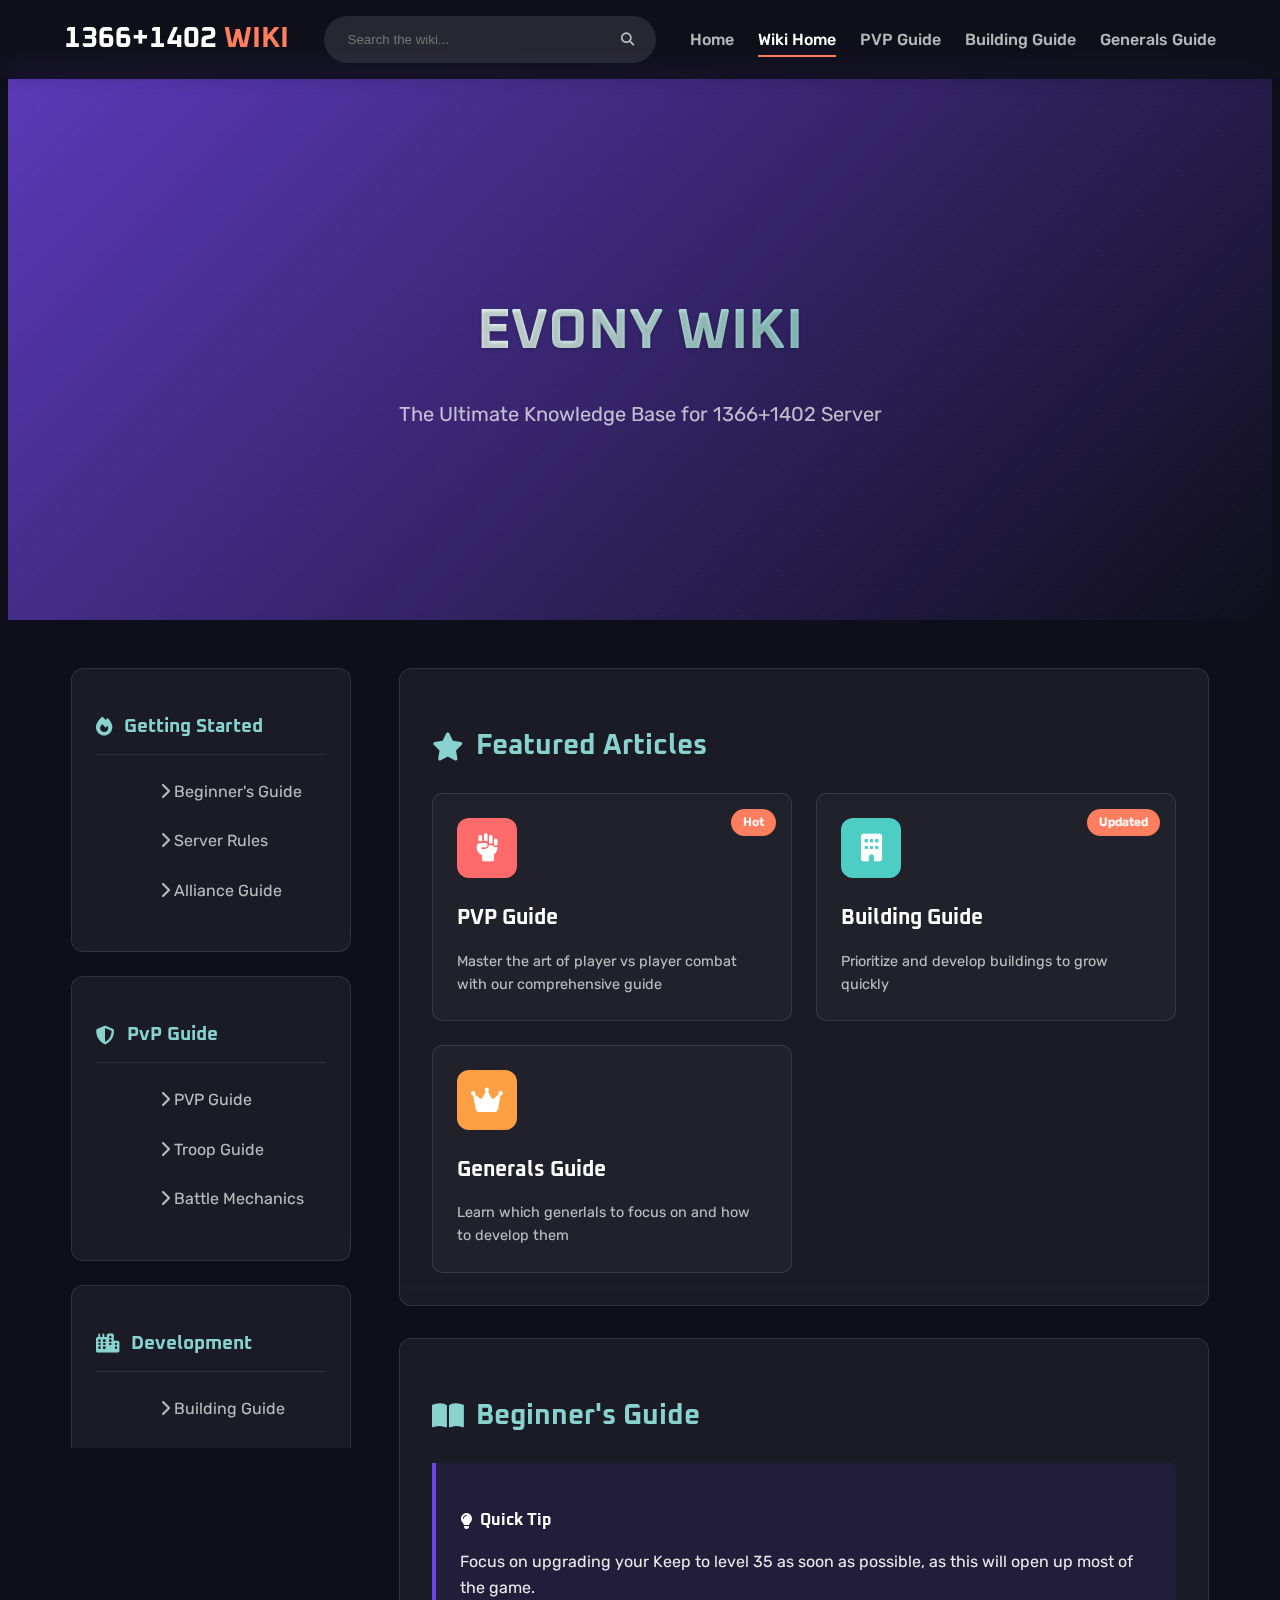
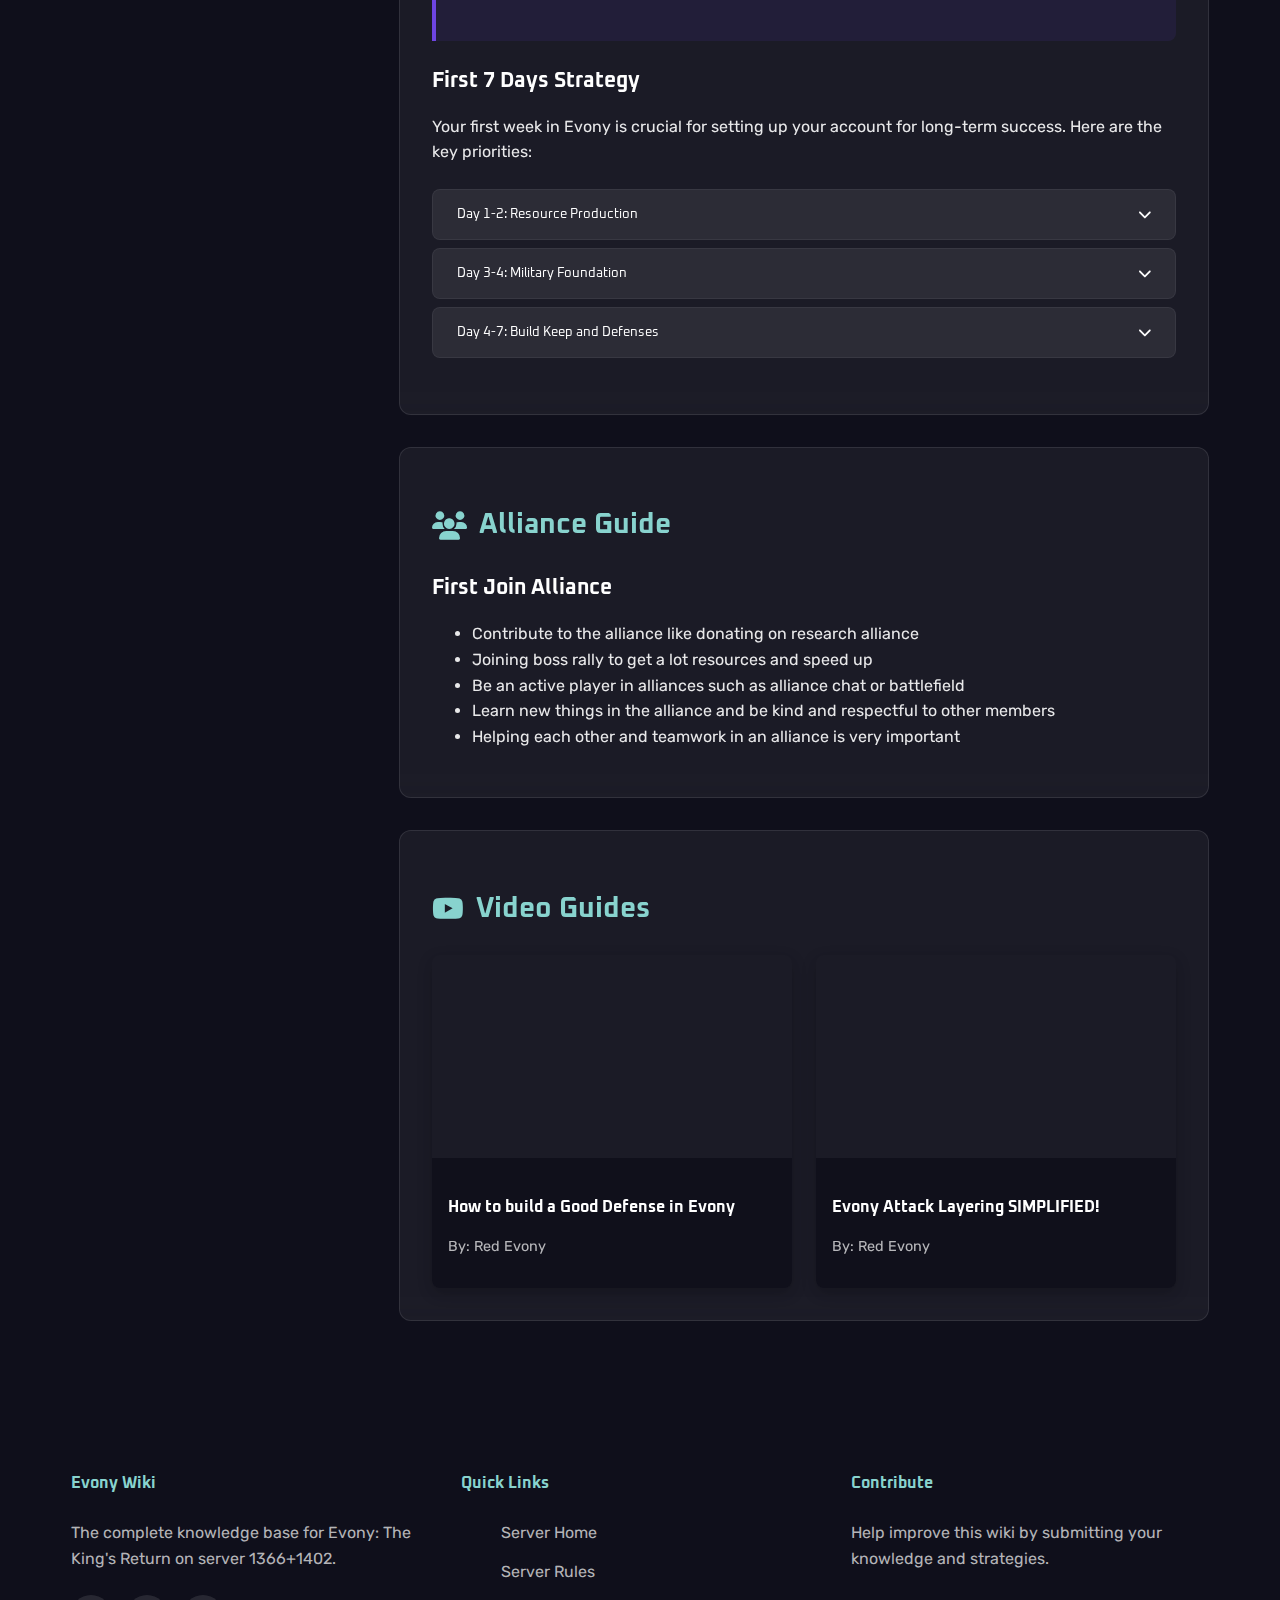
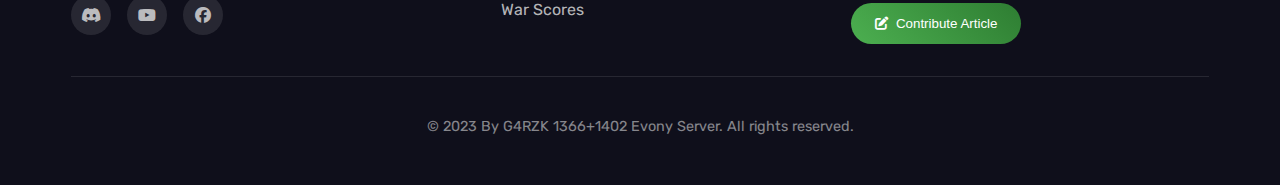
<file: Wiki/index.html>
<!DOCTYPE html>
<html lang="en">
<head>
    <meta charset="UTF-8">
    <meta name="viewport" content="width=device-width, initial-scale=1.0">
    <title>1366+1402 Evony - WIKI</title>
	<meta name="author" content="Angga Kurniawan (@g4rzk)">
	<meta name="keywords" content="1366 Evony, Evony">
	<meta name="description" content="Join hundreds of players on server 1366+1402 with the best strategy. Build your keep, forge alliances, player vs player and conquer the throne.">
	<link REL="shortcut icon" href="https://www.evony.com/favicon.ico" type="image/x-icon" />
    <link rel="stylesheet" href="https://cdnjs.cloudflare.com/ajax/libs/font-awesome/6.4.0/css/all.min.css">
    <link href="https://fonts.googleapis.com/css2?family=Oxanium:wght@300;400;600;700&family=Rubik:wght@300;400;500&display=swap" rel="stylesheet">
    <link rel="stylesheet" href="./css/wiki.css">
</head>

<body class="wiki-page">
    
    <!-- Wiki Navigation -->
    <nav class="wiki-navbar">
        <div class="wiki-nav-container">
            <a href="../index.html" class="wiki-logo">1366+1402 <span>WIKI</span></a>
            <div class="wiki-search-box">
                <input type="text" placeholder="Search the wiki...">
                <button><i class="fas fa-search"></i></button>
            </div>
            <div class="wiki-menu-toggle">
                <i class="fas fa-bars"></i>
            </div>
            <div class="wiki-nav-links">
                <a href="../index.html">Home</a>
                <a href="#" class="active">Wiki Home</a>
                <a href="pvp-guide.html">PVP Guide</a>
                <a href="building-guide.html">Building Guide</a>
                <a href="generals-guide.html">Generals Guide</a>
            </div>
        </div>
    </nav>

    <!-- Wiki Hero Section -->
    <header class="wiki-hero">
        <div class="wiki-hero-content">
            <h1 class="wiki-title-animation">EVONY WIKI</h1>
            <p class="wiki-subtitle-animation">The Ultimate Knowledge Base for 1366+1402 Server</p>
        </div>
        <div class="wiki-hero-pattern"></div>
    </header>

    <!-- Main Content -->
    <main class="wiki-container">
        <aside class="wiki-sidebar">
            <div class="wiki-sidebar-section">
                <h3><i class="fas fa-fire"></i> Getting Started</h3>
                <ul>
                    <li><a href="#beginner-guide"><i class="fas fa-chevron-right"></i> Beginner's Guide</a></li>
                    <li><a href="../index.html#rules"><i class="fas fa-chevron-right"></i> Server Rules</a></li>
                    <li><a href="#alliance-guide"><i class="fas fa-chevron-right"></i> Alliance Guide</a></li>
                </ul>
            </div>

            <div class="wiki-sidebar-section">
                <h3><i class="fas fa-shield-alt"></i> PvP Guide</h3>
                <ul>
                    <li><a href="pvp-guide.html"><i class="fas fa-chevron-right"></i> PVP Guide</a></li>
                    <li><a href="pvp-guide.html#troop-composition"><i class="fas fa-chevron-right"></i> Troop Guide</a></li>
                    <li><a href="pvp-guide.html#battle-mechanics"><i class="fas fa-chevron-right"></i> Battle Mechanics</a></li>
                </ul>
            </div>

            <div class="wiki-sidebar-section">
                <h3><i class="fas fa-city"></i> Development</h3>
                <ul>
                    <li><a href="building-guide.html"><i class="fas fa-chevron-right"></i> Building Guide</a></li>
                    <li><a href="#research-guide"><i class="fas fa-chevron-right"></i> Research Guide</a></li>
                    <li><a href="building-guide.html#resource-management"><i class="fas fa-chevron-right"></i> Resource Management</a></li>
                </ul>
            </div>

            <div class="wiki-sidebar-section">
                <h3><i class="fas fa-crown"></i> Generals</h3>
                <ul>
                    <li><a href="generals-guide.html"><i class="fas fa-chevron-right"></i> General Guide</a></li>
                    <li><a href="generals-guide.html#general-types"><i class="fas fa-chevron-right"></i> Best Generals</a></li>
                    <li><a href="generals-guide.html#skills"><i class="fas fa-chevron-right"></i> Skill Book Guide</a></li>
                </ul>
            </div>
        </aside>

        <!-- Content Area -->
        <div class="wiki-content">
            <!-- Featured Articles -->
            <section class="wiki-article visible" id="featured">
                <h2><i class="fas fa-star"></i> Featured Articles</h2>
                
                <div class="wiki-card-grid">
                    <a href="pvp-guide.html" class="wiki-card wiki-card-animate">
                        <div class="wiki-card-icon" style="background-color: #ff6b6b;">
                            <i class="fas fa-fist-raised"></i>
                        </div>
                        <h3>PVP Guide</h3>
                        <p>Master the art of player vs player combat with our comprehensive guide</p>
                        <div class="wiki-card-badge">Hot</div>
                    </a>

                    <a href="building-guide.html" class="wiki-card wiki-card-animate">
                        <div class="wiki-card-icon" style="background-color: #4ecdc4;">
                            <i class="fas fa-building"></i>
                        </div>
                        <h3>Building Guide</h3>
                        <p>Prioritize and develop buildings to grow quickly</p>
                        <div class="wiki-card-badge">Updated</div>
                    </a>

                    <a href="generals-guide.html" class="wiki-card wiki-card-animate">
                        <div class="wiki-card-icon" style="background-color: #ff9f43;">
                            <i class="fas fa-crown"></i>
                        </div>
                        <h3>Generals Guide</h3>
                        <p>Learn which generlals to focus on and how to develop them</p>
                    </a>
                </div>
            </section>

            <!-- Beginner's Guide -->
            <section class="wiki-article visible" id="beginner-guide">
                <h2><i class="fas fa-book-open"></i> Beginner's Guide</h2>
                
                <div class="wiki-info-box">
                    <h4><i class="fas fa-lightbulb"></i> Quick Tip</h4>
                    <p>Focus on upgrading your Keep to level 35 as soon as possible, as this will open up most of the game.</p>
                </div>

                <h3>First 7 Days Strategy</h3>
                <p>Your first week in Evony is crucial for setting up your account for long-term success. Here are the key priorities:</p>
                
                <div class="wiki-accordion">
                    <div class="wiki-accordion-item">
                        <button class="wiki-accordion-header">
                            <span>Day 1-2: Resource Production</span>
                            <i class="fas fa-chevron-down"></i>
                        </button>
                        <div class="wiki-accordion-content">
                            <ul>
                                <li>Upgrade all resource tiles to level 5</li>
                                <li>Build and upgrade Sawmills, Quarries, Iron Mines, and Farms</li>
                                <li>Join an active alliance for help grow and join rally boss</li>
                            </ul>
                        </div>
                    </div>

                    <div class="wiki-accordion-item">
                        <button class="wiki-accordion-header">
                            <span>Day 3-4: Military Foundation</span>
                            <i class="fas fa-chevron-down"></i>
                        </button>
                        <div class="wiki-accordion-content">
                            <ul>
                                <li>Build Barracks, Stables, Workshop, and Archer Camp</li>
                                <li>Start training Tier 1-3 troops</li>
                                <li>Begin basic research in Military branch</li>
                                <li>make enough troops and don't build a lot of troops before Keep Lv 35</li>
                            </ul>
                        </div>
                    </div>

                    <div class="wiki-accordion-item">
                        <button class="wiki-accordion-header">
                            <span>Day 4-7: Build Keep and Defenses</span>
                            <i class="fas fa-chevron-down"></i>
                        </button>
                        <div class="wiki-accordion-content">
                            <ul>
                                <li>Save All Resources and Speed UP From Boss Rally To Build Keep</li>
                                <li>Prioritize Upgrade Use Requirements To Level Up Keep</li>
                                <li>Begin basic research in Military branch</li>
                                <li>Focus on Uprade Keep to Lv 35</li>
                            </ul>
                        </div>
                    </div>
                </div>
            </section>
            
            <!-- Alliance Guide -->
            <section class="wiki-article visible" id="alliance-guide">
                <h2><i class="fas fa-users"></i> Alliance Guide</h2>
                <h3>First Join Alliance</h3>
                <ul>
                    <li>Contribute to the alliance like donating on research alliance</li>
                    <li>Joining boss rally to get a lot resources and speed up</li>
                    <li>Be an active player in alliances such as alliance chat or battlefield</li>
                    <li>Learn new things in the alliance and be kind and respectful to other members</li>
                    <li>Helping each other and teamwork in an alliance is very important</li>
                </ul>
            </section>

            <!-- Video Guides -->
            <section class="wiki-article visible" id="video-guides">
                <h2><i class="fab fa-youtube"></i> Video Guides</h2>
                
                <div class="wiki-video-grid">
                    <div class="wiki-video-card">
                        <div class="wiki-video-wrapper">
                            <iframe src="https://www.youtube.com/embed/D0MgL1KxrLk" frameborder="0" allowfullscreen></iframe>
                        </div>
                        <div class="wiki-video-info">
                            <h4>How to build a Good Defense in Evony</h4>
                            <p>By: Red Evony</p>
                        </div>
                    </div>

                    <div class="wiki-video-card">
                        <div class="wiki-video-wrapper">
                            <iframe src="https://www.youtube.com/embed/HV4q_DClss0" frameborder="0" allowfullscreen></iframe>
                        </div>
                        <div class="wiki-video-info">
                            <h4>Evony Attack Layering SIMPLIFIED!</h4>
                            <p>By: Red Evony</p>
                        </div>
                    </div>
                </div>
            </section>
        </div>
    </main>

    <!-- Wiki Footer -->
    <footer class="wiki-footer">
        <div class="wiki-footer-content">
            <div class="wiki-footer-section">
                <h4>Evony Wiki</h4>
                <p>The complete knowledge base for Evony: The King's Return on server 1366+1402.</p>
                <div class="wiki-social-links">
                    <a href="#"><i class="fab fa-discord"></i></a>
                    <a href="#"><i class="fab fa-youtube"></i></a>
                    <a href="#"><i class="fab fa-facebook"></i></a>
                </div>
            </div>

            <div class="wiki-footer-section">
                <h4>Quick Links</h4>
                <ul>
                    <li><a href="../index.html">Server Home</a></li>
                    <li><a href="../index.html#rules">Server Rules</a></li>
                    <li><a href="../index.html#warScoreData">War Scores</a></li>
                </ul>
            </div>

            <div class="wiki-footer-section">
                <h4>Contribute</h4>
                <p>Help improve this wiki by submitting your knowledge and strategies.</p>
                <button class="wiki-contribute-btn">
                    <i class="fas fa-edit"></i> Contribute Article
                </button>
            </div>
        </div>

        <div class="wiki-copyright">
            <p>&copy; 2023 By G4RZK 1366+1402 Evony Server. All rights reserved.</p>
        </div>
    </footer>

    <script src="./js/wiki.js"></script>
</body>
</html>
</file>
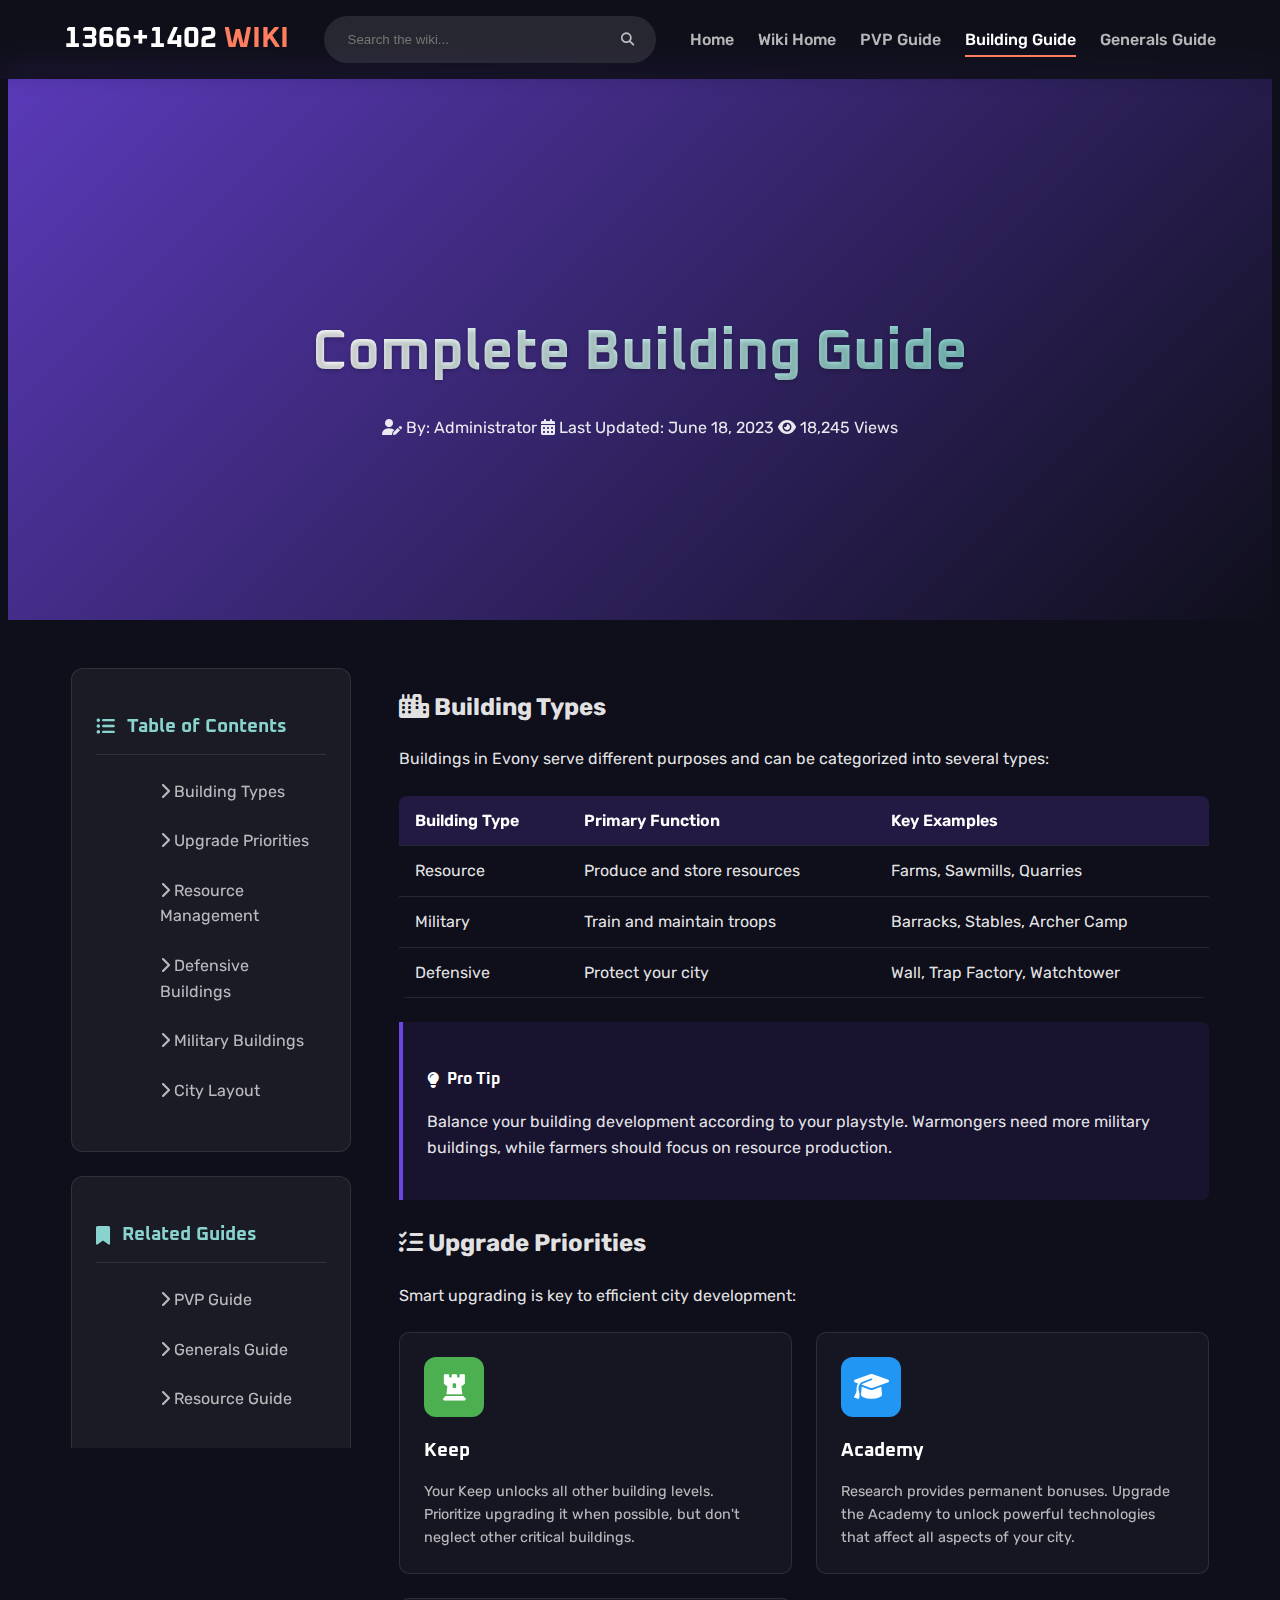
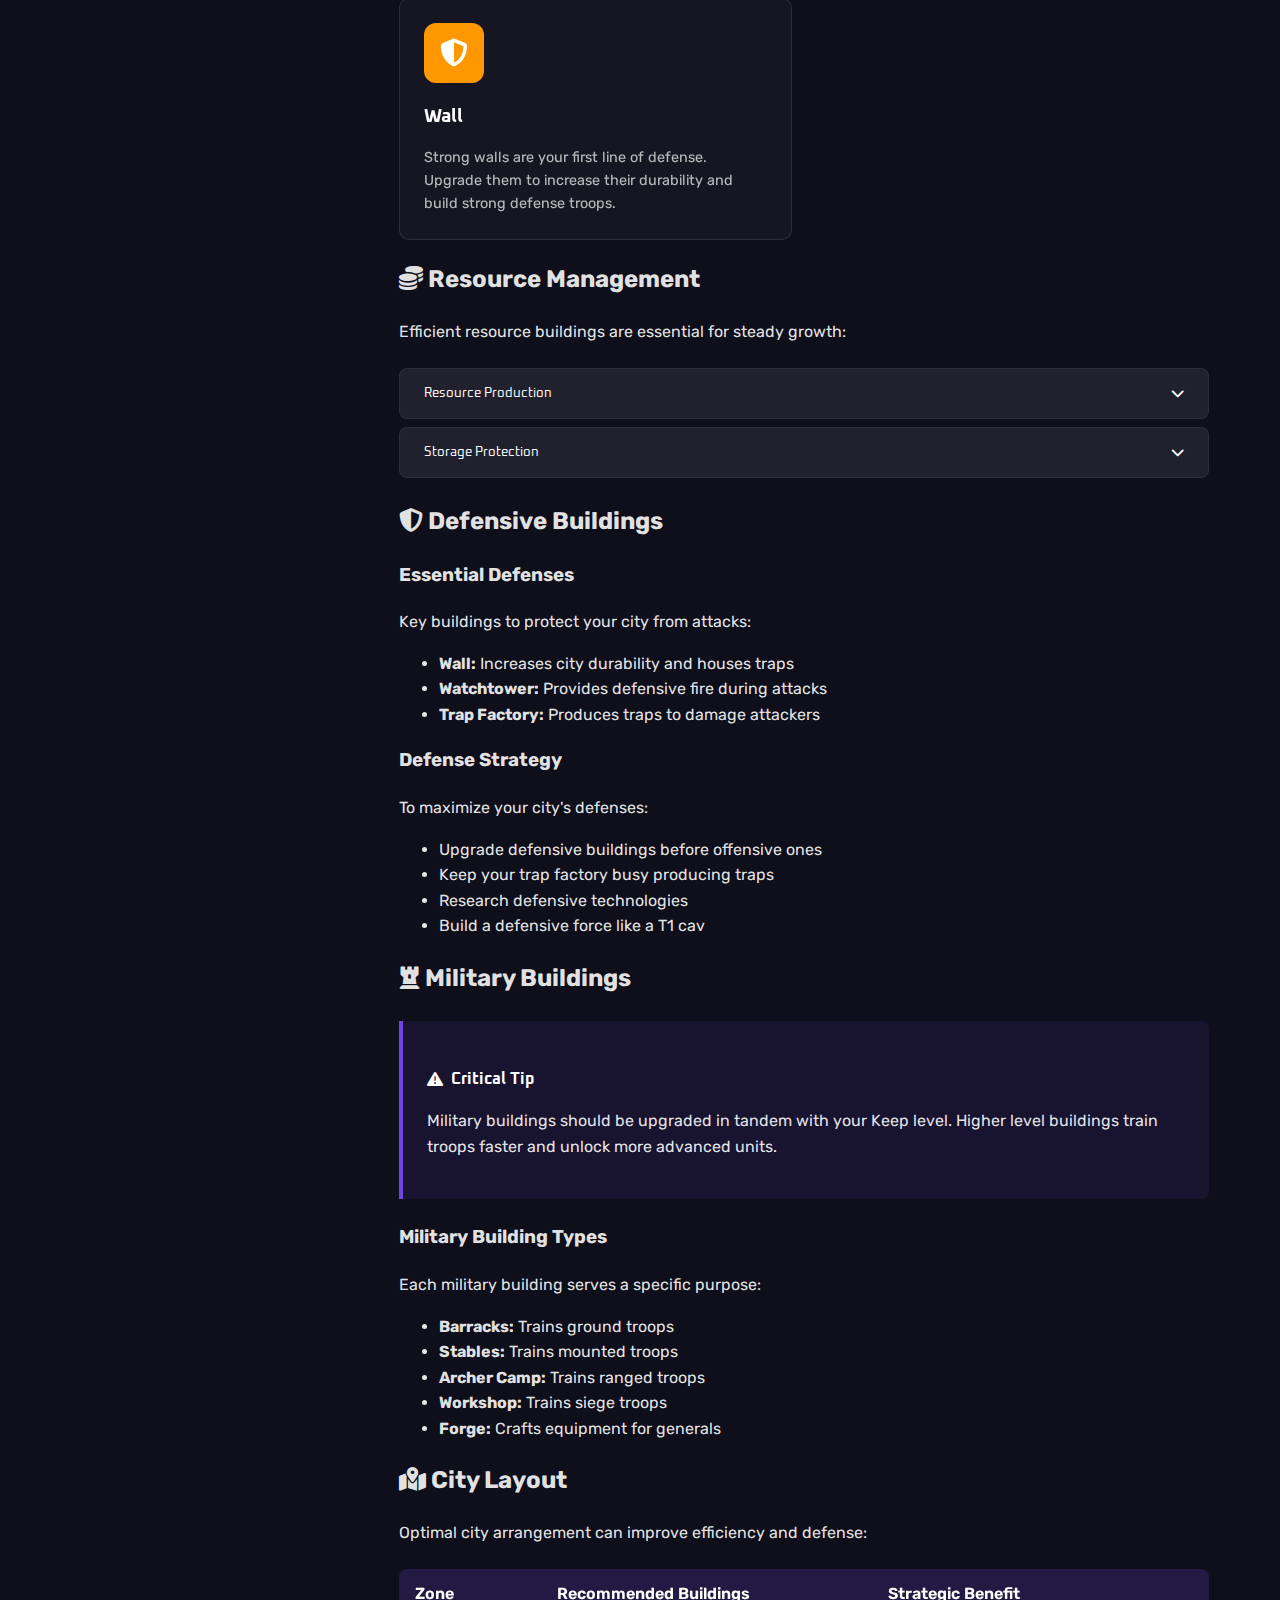
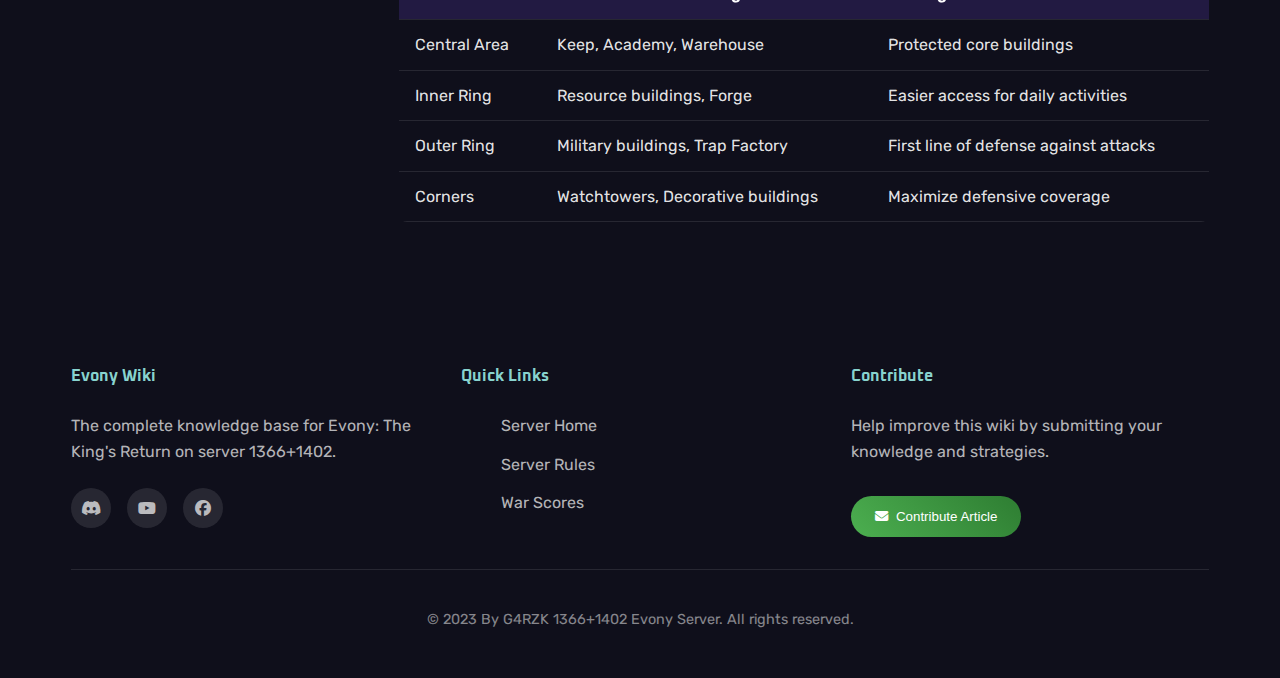
<file: Wiki/building-guide.html>
<!DOCTYPE html>
<html lang="en">
<head>
    <meta charset="UTF-8">
    <meta name="viewport" content="width=device-width, initial-scale=1.0">
    <title>Building Guide - Evony Wiki</title>
    <meta name="author" content="Angga Kurniawan (@g4rzk)">
    <meta name="keywords" content="1366 Evony, Evony">
    <meta name="description" content="Complete building guide for Evony: The King's Return. Learn optimal building strategies, upgrade priorities, and city layout tips.">
    <link REL="shortcut icon" href="https://www.evony.com/favicon.ico" type="image/x-icon" />
    <link rel="stylesheet" href="https://cdnjs.cloudflare.com/ajax/libs/font-awesome/6.4.0/css/all.min.css">
    <link href="https://fonts.googleapis.com/css2?family=Oxanium:wght@300;400;600;700&family=Rubik:wght@300;400;500&display=swap" rel="stylesheet">
    <link rel="stylesheet" href="../Wiki/css/wiki.css">
</head>

<body class="wiki-page">
    <!-- Wiki Navigation -->
    <nav class="wiki-navbar">
        <div class="wiki-nav-container">
            <a href="../index.html" class="wiki-logo">1366+1402 <span>WIKI</span></a>
            <div class="wiki-search-box">
                <input type="text" placeholder="Search the wiki...">
                <button><i class="fas fa-search"></i></button>
            </div>
            <div class="wiki-menu-toggle">
                <i class="fas fa-bars"></i>
            </div>
            <div class="wiki-nav-links">
                <a href="../index.html">Home</a>
                <a href="../Wiki">Wiki Home</a>
                <a href="pvp-guide.html">PVP Guide</a>
                <a href="building-guide.html" class="active">Building Guide</a>
                <a href="generals-guide.html">Generals Guide</a>
            </div>
        </div>
    </nav>

    <!-- Article Hero -->
    <header class="wiki-hero">
        <div class="wiki-hero-content">
            <h1 class="wiki-title-animation">Complete Building Guide</h1>
            <div class="wiki-meta">
                <span><i class="fas fa-user-edit"></i> By: Administrator</span>
                <span><i class="fas fa-calendar-alt"></i> Last Updated: June 18, 2023</span>
                <span><i class="fas fa-eye"></i> 18,245 Views</span>
            </div>
        </div>
    </header>

    <!-- Main Content -->
    <main class="wiki-container">
        <aside class="wiki-sidebar">
            <div class="wiki-sidebar-section">
                <h3><i class="fas fa-list-ul"></i> Table of Contents</h3>
                <ul>
                    <li><a href="#building-types"><i class="fas fa-chevron-right"></i> Building Types</a></li>
                    <li><a href="#upgrade-priorities"><i class="fas fa-chevron-right"></i> Upgrade Priorities</a></li>
                    <li><a href="#resource-management"><i class="fas fa-chevron-right"></i> Resource Management</a></li>
                    <li><a href="#defensive-buildings"><i class="fas fa-chevron-right"></i> Defensive Buildings</a></li>
                    <li><a href="#military-buildings"><i class="fas fa-chevron-right"></i> Military Buildings</a></li>
                    <li><a href="#city-layout"><i class="fas fa-chevron-right"></i> City Layout</a></li>
                </ul>
            </div>

            <div class="wiki-sidebar-section">
                <h3><i class="fas fa-bookmark"></i> Related Guides</h3>
                <ul>
                    <li><a href="pvp-guide.html"><i class="fas fa-chevron-right"></i> PVP Guide</a></li>
                    <li><a href="generals-guide.html"><i class="fas fa-chevron-right"></i> Generals Guide</a></li>
                    <li><a href="#"><i class="fas fa-chevron-right"></i> Resource Guide</a></li>
                </ul>
            </div>
        </aside>

        <article class="wiki-content">
            <section id="building-types">
                <h2><i class="fas fa-city"></i> Building Types</h2>
                <p>Buildings in Evony serve different purposes and can be categorized into several types:</p>
                
                <div class="wiki-table-container">
                    <table class="wiki-table">
                        <thead>
                            <tr>
                                <th>Building Type</th>
                                <th>Primary Function</th>
                                <th>Key Examples</th>
                            </tr>
                        </thead>
                        <tbody>
                            <tr>
                                <td>Resource</td>
                                <td>Produce and store resources</td>
                                <td>Farms, Sawmills, Quarries</td>
                            </tr>
                            <tr>
                                <td>Military</td>
                                <td>Train and maintain troops</td>
                                <td>Barracks, Stables, Archer Camp</td>
                            </tr>
                            <tr>
                                <td>Defensive</td>
                                <td>Protect your city</td>
                                <td>Wall, Trap Factory, Watchtower</td>
                            </tr>
                        </tbody>
                    </table>
                </div>

                <div class="wiki-info-box">
                    <h4><i class="fas fa-lightbulb"></i> Pro Tip</h4>
                    <p>Balance your building development according to your playstyle. Warmongers need more military buildings, while farmers should focus on resource production.</p>
                </div>
            </section>

            <section id="upgrade-priorities">
                <h2><i class="fas fa-tasks"></i> Upgrade Priorities</h2>
                <p>Smart upgrading is key to efficient city development:</p>
                
                <div class="wiki-card-grid">
                    <div class="wiki-card">
                        <div class="wiki-card-icon" style="background-color: #4CAF50;">
                            <i class="fas fa-chess-rook"></i>
                        </div>
                        <h3>Keep</h3>
                        <p>Your Keep unlocks all other building levels. Prioritize upgrading it when possible, but don't neglect other critical buildings.</p>
                    </div>

                    <div class="wiki-card">
                        <div class="wiki-card-icon" style="background-color: #2196F3;">
                            <i class="fas fa-graduation-cap"></i>
                        </div>
                        <h3>Academy</h3>
                        <p>Research provides permanent bonuses. Upgrade the Academy to unlock powerful technologies that affect all aspects of your city.</p>
                    </div>

                    <div class="wiki-card">
                        <div class="wiki-card-icon" style="background-color: #FF9800;">
                            <i class="fas fa-shield-alt"></i>
                        </div>
                        <h3>Wall</h3>
                        <p>Strong walls are your first line of defense. Upgrade them to increase their durability and build strong defense troops.</p>
                    </div>
                </div>
            </section>

            <section id="resource-management">
                <h2><i class="fas fa-coins"></i> Resource Management</h2>
                <p>Efficient resource buildings are essential for steady growth:</p>
                
                <div class="wiki-accordion">
                    <div class="wiki-accordion-item">
                        <button class="wiki-accordion-header">
                            <span>Resource Production</span>
                            <i class="fas fa-chevron-down"></i>
                        </button>
                        <div class="wiki-accordion-content">
                            <ul>
                                <li>Upgrade resource buildings evenly</li>
                                <li>Assign gathering generals to boost output</li>
                                <li>Research resource production technologies</li>
                            </ul>
                        </div>
                    </div>

                    <div class="wiki-accordion-item">
                        <button class="wiki-accordion-header">
                            <span>Storage Protection</span>
                            <i class="fas fa-chevron-down"></i>
                        </button>
                        <div class="wiki-accordion-content">
                            <ol>
                                <li>Upgrade your Warehouse to protect more resources</li>
                                <li>Keep resources below protected</li>
                                <li>Don't open all resources</li>
                            </ol>
                        </div>
                    </div>
                </div>
            </section>

            <section id="defensive-buildings">
                <h2><i class="fas fa-shield-alt"></i> Defensive Buildings</h2>
                
                <h3>Essential Defenses</h3>
                <p>Key buildings to protect your city from attacks:</p>
                <ul>
                    <li><strong>Wall:</strong> Increases city durability and houses traps</li>
                    <li><strong>Watchtower:</strong> Provides defensive fire during attacks</li>
                    <li><strong>Trap Factory:</strong> Produces traps to damage attackers</li>
                </ul>

                <h3>Defense Strategy</h3>
                <p>To maximize your city's defenses:</p>
                <ul>
                    <li>Upgrade defensive buildings before offensive ones</li>
                    <li>Keep your trap factory busy producing traps</li>
                    <li>Research defensive technologies</li>
                    <li>Build a defensive force like a T1 cav</li>
                </ul>
            </section>

            <section id="military-buildings">
                <h2><i class="fas fa-chess-rook"></i> Military Buildings</h2>
                
                <div class="wiki-info-box">
                    <h4><i class="fas fa-exclamation-triangle"></i> Critical Tip</h4>
                    <p>Military buildings should be upgraded in tandem with your Keep level. Higher level buildings train troops faster and unlock more advanced units.</p>
                </div>

                <h3>Military Building Types</h3>
                <p>Each military building serves a specific purpose:</p>
                <ul>
                    <li><strong>Barracks:</strong> Trains ground troops</li>
                    <li><strong>Stables:</strong> Trains mounted troops</li>
                    <li><strong>Archer Camp:</strong> Trains ranged troops</li>
                    <li><strong>Workshop:</strong> Trains siege troops</li>
                    <li><strong>Forge:</strong> Crafts equipment for generals</li>
                </ul>
            </section>

            <section id="city-layout">
                <h2><i class="fas fa-map-marked-alt"></i> City Layout</h2>
                <p>Optimal city arrangement can improve efficiency and defense:</p>
                
                <div class="wiki-table-container">
                    <table class="wiki-table">
                        <thead>
                            <tr>
                                <th>Zone</th>
                                <th>Recommended Buildings</th>
                                <th>Strategic Benefit</th>
                            </tr>
                        </thead>
                        <tbody>
                            <tr>
                                <td>Central Area</td>
                                <td>Keep, Academy, Warehouse</td>
                                <td>Protected core buildings</td>
                            </tr>
                            <tr>
                                <td>Inner Ring</td>
                                <td>Resource buildings, Forge</td>
                                <td>Easier access for daily activities</td>
                            </tr>
                            <tr>
                                <td>Outer Ring</td>
                                <td>Military buildings, Trap Factory</td>
                                <td>First line of defense against attacks</td>
                            </tr>
                            <tr>
                                <td>Corners</td>
                                <td>Watchtowers, Decorative buildings</td>
                                <td>Maximize defensive coverage</td>
                            </tr>
                        </tbody>
                    </table>
                </div>
            </section>
        </article>
    </main>

    <!-- Wiki Footer -->
    <footer class="wiki-footer">
        <div class="wiki-footer-content">
            <div class="wiki-footer-section">
                <h4>Evony Wiki</h4>
                <p>The complete knowledge base for Evony: The King's Return on server 1366+1402.</p>
                <div class="wiki-social-links">
                    <a href="#"><i class="fab fa-discord"></i></a>
                    <a href="#"><i class="fab fa-youtube"></i></a>
                    <a href="#"><i class="fab fa-facebook"></i></a>
                </div>
            </div>

            <div class="wiki-footer-section">
                <h4>Quick Links</h4>
                <ul>
                    <li><a href="../index.html">Server Home</a></li>
                    <li><a href="../index.html#rules">Server Rules</a></li>
                    <li><a href="../index.html#warScoreData">War Scores</a></li>
                </ul>
            </div>

            <div class="wiki-footer-section">
                <h4>Contribute</h4>
                <p>Help improve this wiki by submitting your knowledge and strategies.</p>
                <button class="wiki-contribute-btn">
                    <i class="fas fa-envelope"></i> Contribute Article
                </button>
            </div>
        </div>

        <div class="wiki-copyright">
            <p>&copy; <span id="current-year">2023</span> By G4RZK 1366+1402 Evony Server. All rights reserved.</p>
        </div>
    </footer>

    <script src="../Wiki/js/wiki.js"></script>
</body>
</html>
</file>
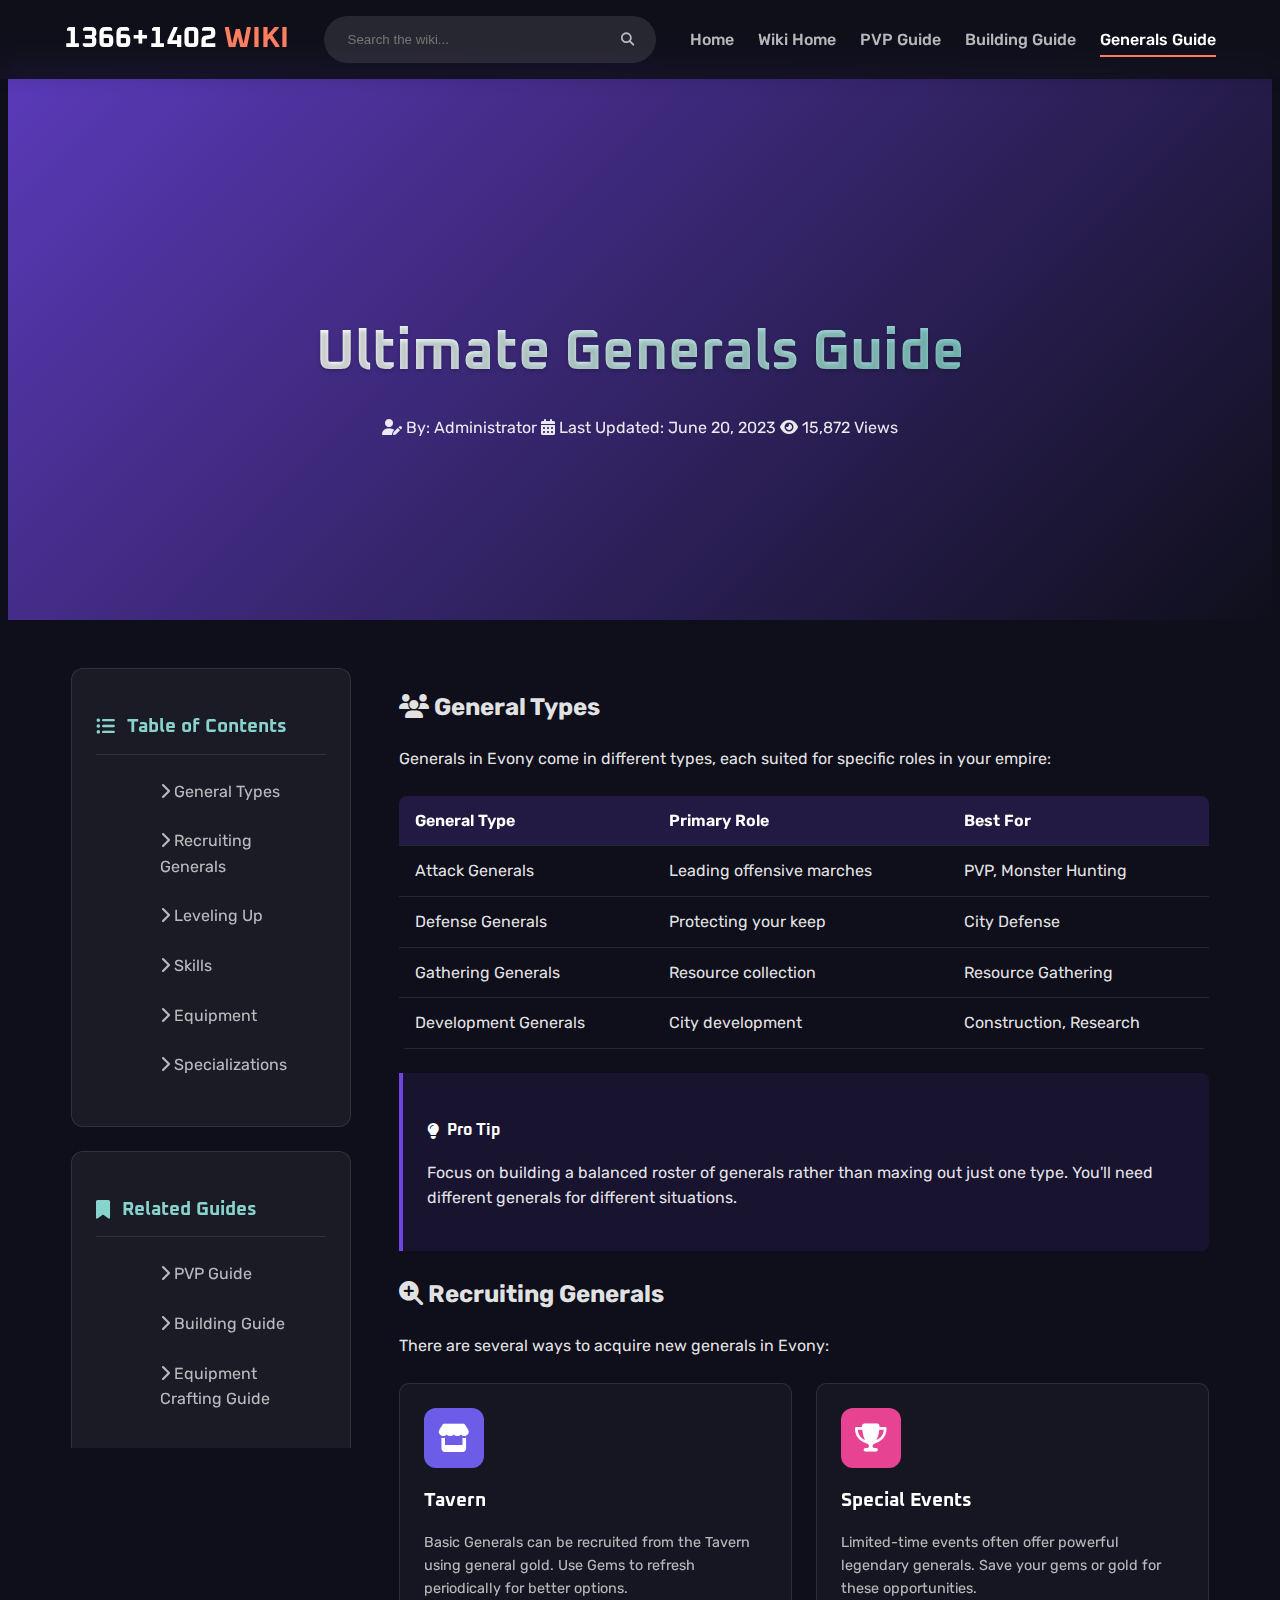
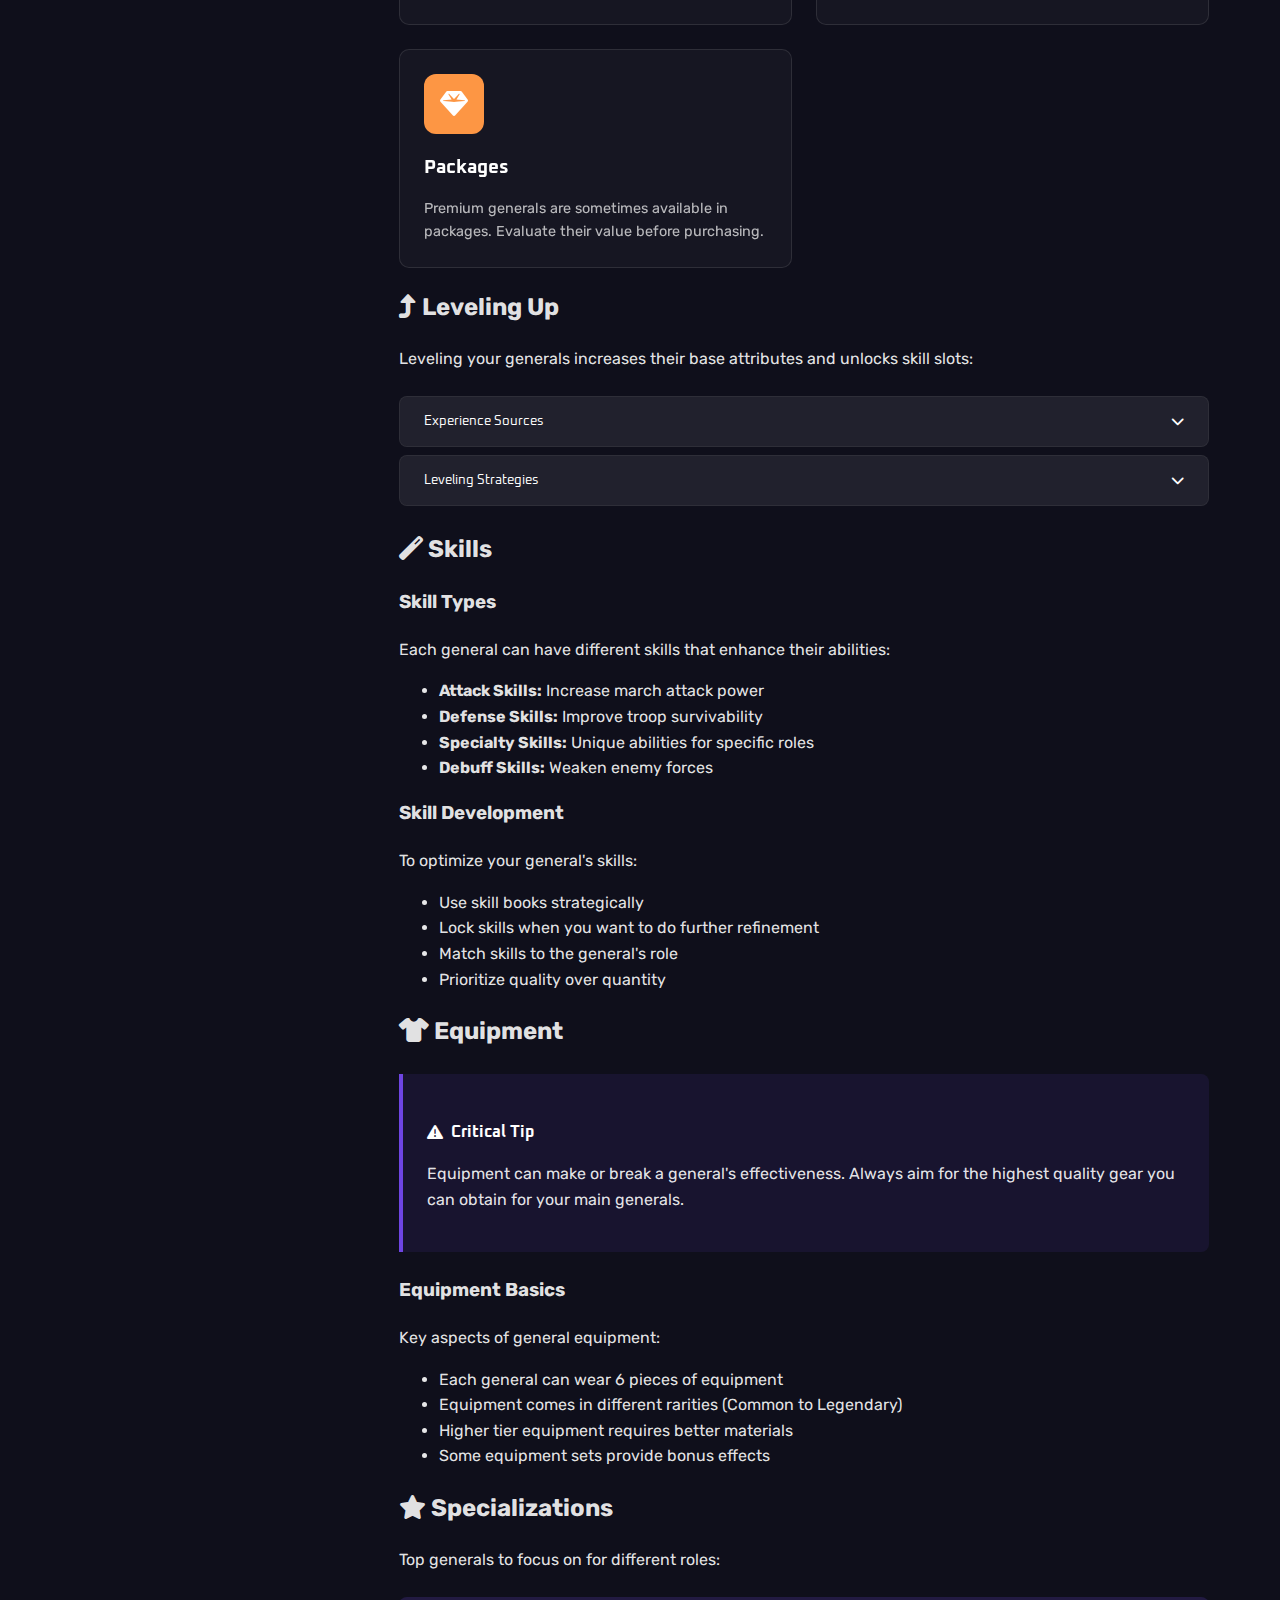
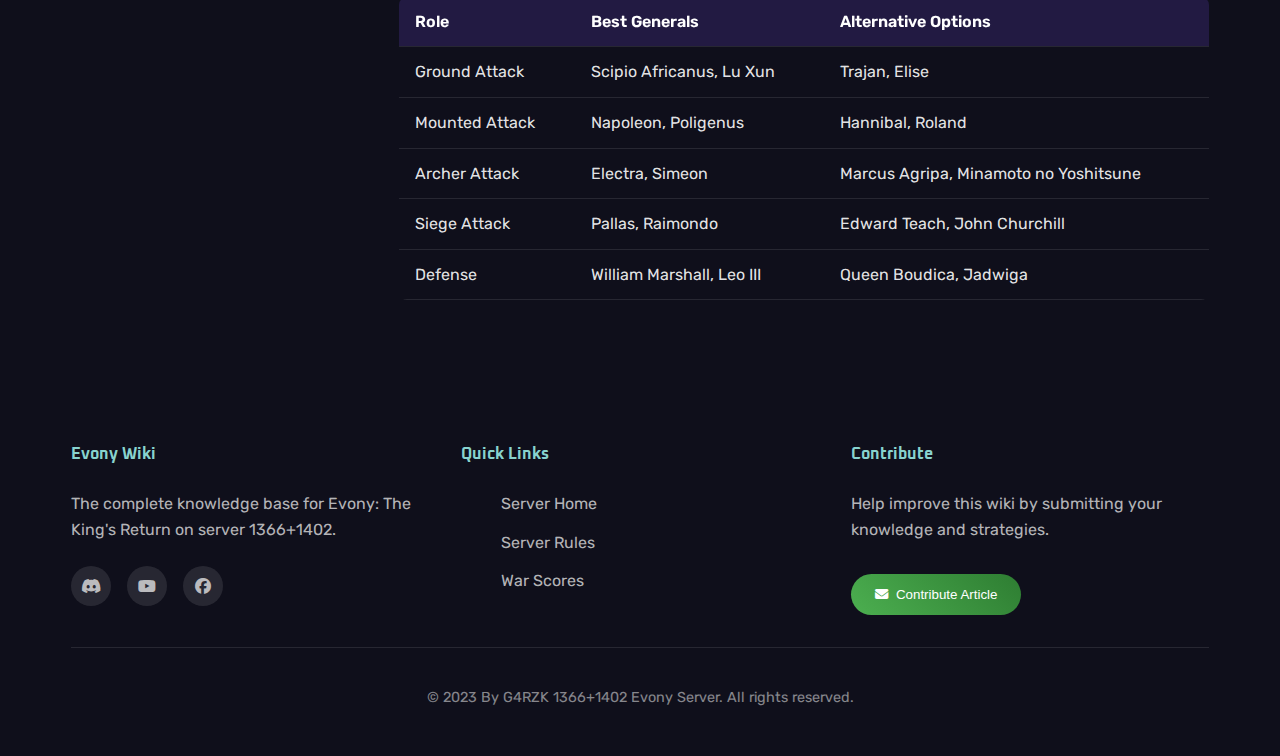
<file: Wiki/generals-guide.html>
<!DOCTYPE html>
<html lang="en">
<head>
    <meta charset="UTF-8">
    <meta name="viewport" content="width=device-width, initial-scale=1.0">
    <title>Generals Guide - Evony Wiki</title>
    <meta name="author" content="Angga Kurniawan (@g4rzk)">
    <meta name="keywords" content="1366 Evony, Evony">
    <meta name="description" content="Complete guide to generals in Evony: The King's Return. Learn how to recruit, upgrade, and optimize your generals for maximum performance.">
    <link REL="shortcut icon" href="https://www.evony.com/favicon.ico" type="image/x-icon" />
    <link rel="stylesheet" href="https://cdnjs.cloudflare.com/ajax/libs/font-awesome/6.4.0/css/all.min.css">
    <link href="https://fonts.googleapis.com/css2?family=Oxanium:wght@300;400;600;700&family=Rubik:wght@300;400;500&display=swap" rel="stylesheet">
    <link rel="stylesheet" href="../Wiki/css/wiki.css">
</head>

<body class="wiki-page">
    <!-- Wiki Navigation -->
    <nav class="wiki-navbar">
        <div class="wiki-nav-container">
            <a href="../index.html" class="wiki-logo">1366+1402 <span>WIKI</span></a>
            <div class="wiki-search-box">
                <input type="text" placeholder="Search the wiki...">
                <button><i class="fas fa-search"></i></button>
            </div>
            <div class="wiki-menu-toggle">
                <i class="fas fa-bars"></i>
            </div>
            <div class="wiki-nav-links">
                <a href="../index.html">Home</a>
                <a href="../Wiki">Wiki Home</a>
                <a href="pvp-guide.html">PVP Guide</a>
                <a href="building-guide.html">Building Guide</a>
                <a href="generals-guide.html" class="active">Generals Guide</a>
            </div>
        </div>
    </nav>

    <!-- Article Hero -->
    <header class="wiki-hero">
        <div class="wiki-hero-content">
            <h1 class="wiki-title-animation">Ultimate Generals Guide</h1>
            <div class="wiki-meta">
                <span><i class="fas fa-user-edit"></i> By: Administrator</span>
                <span><i class="fas fa-calendar-alt"></i> Last Updated: June 20, 2023</span>
                <span><i class="fas fa-eye"></i> 15,872 Views</span>
            </div>
        </div>
    </header>

    <!-- Main Content -->
    <main class="wiki-container">
        <aside class="wiki-sidebar">
            <div class="wiki-sidebar-section">
                <h3><i class="fas fa-list-ul"></i> Table of Contents</h3>
                <ul>
                    <li><a href="#general-types"><i class="fas fa-chevron-right"></i> General Types</a></li>
                    <li><a href="#recruiting-generals"><i class="fas fa-chevron-right"></i> Recruiting Generals</a></li>
                    <li><a href="#leveling-up"><i class="fas fa-chevron-right"></i> Leveling Up</a></li>
                    <li><a href="#skills"><i class="fas fa-chevron-right"></i> Skills</a></li>
                    <li><a href="#equipment"><i class="fas fa-chevron-right"></i> Equipment</a></li>
                    <li><a href="#specializations"><i class="fas fa-chevron-right"></i> Specializations</a></li>
                </ul>
            </div>

            <div class="wiki-sidebar-section">
                <h3><i class="fas fa-bookmark"></i> Related Guides</h3>
                <ul>
                    <li><a href="pvp-guide.html"><i class="fas fa-chevron-right"></i> PVP Guide</a></li>
                    <li><a href="building-guide.html"><i class="fas fa-chevron-right"></i> Building Guide</a></li>
                    <li><a href="#"><i class="fas fa-chevron-right"></i> Equipment Crafting Guide</a></li>
                </ul>
            </div>
        </aside>

        <article class="wiki-content">
            <section id="general-types">
                <h2><i class="fas fa-users"></i> General Types</h2>
                <p>Generals in Evony come in different types, each suited for specific roles in your empire:</p>
                
                <div class="wiki-table-container">
                    <table class="wiki-table">
                        <thead>
                            <tr>
                                <th>General Type</th>
                                <th>Primary Role</th>
                                <th>Best For</th>
                            </tr>
                        </thead>
                        <tbody>
                            <tr>
                                <td>Attack Generals</td>
                                <td>Leading offensive marches</td>
                                <td>PVP, Monster Hunting</td>
                            </tr>
                            <tr>
                                <td>Defense Generals</td>
                                <td>Protecting your keep</td>
                                <td>City Defense</td>
                            </tr>
                            <tr>
                                <td>Gathering Generals</td>
                                <td>Resource collection</td>
                                <td>Resource Gathering</td>
                            </tr>
                            <tr>
                                <td>Development Generals</td>
                                <td>City development</td>
                                <td>Construction, Research</td>
                            </tr>
                        </tbody>
                    </table>
                </div>

                <div class="wiki-info-box">
                    <h4><i class="fas fa-lightbulb"></i> Pro Tip</h4>
                    <p>Focus on building a balanced roster of generals rather than maxing out just one type. You'll need different generals for different situations.</p>
                </div>
            </section>

            <section id="recruiting-generals">
                <h2><i class="fas fa-search-plus"></i> Recruiting Generals</h2>
                <p>There are several ways to acquire new generals in Evony:</p>
                
                <div class="wiki-card-grid">
                    <div class="wiki-card">
                        <div class="wiki-card-icon" style="background-color: #6c5ce7;">
                            <i class="fas fa-store"></i>
                        </div>
                        <h3>Tavern</h3>
                        <p>Basic Generals can be recruited from the Tavern using general gold. Use Gems to refresh periodically for better options.</p>
                    </div>

                    <div class="wiki-card">
                        <div class="wiki-card-icon" style="background-color: #e84393;">
                            <i class="fas fa-trophy"></i>
                        </div>
                        <h3>Special Events</h3>
                        <p>Limited-time events often offer powerful legendary generals. Save your gems or gold for these opportunities.</p>
                    </div>

                    <div class="wiki-card">
                        <div class="wiki-card-icon" style="background-color: #fd9644;">
                            <i class="fas fa-gem"></i>
                        </div>
                        <h3>Packages</h3>
                        <p>Premium generals are sometimes available in packages. Evaluate their value before purchasing.</p>
                    </div>
                </div>
            </section>

            <section id="leveling-up">
                <h2><i class="fas fa-level-up-alt"></i> Leveling Up</h2>
                <p>Leveling your generals increases their base attributes and unlocks skill slots:</p>
                
                <div class="wiki-accordion">
                    <div class="wiki-accordion-item">
                        <button class="wiki-accordion-header">
                            <span>Experience Sources</span>
                            <i class="fas fa-chevron-down"></i>
                        </button>
                        <div class="wiki-accordion-content">
                            <ul>
                                <li><strong>Barbarian Forts:</strong> Best for high-level generals</li>
                                <li><strong>Monsters:</strong> Good for mid-level generals</li>
                                <li><strong>Experience Books:</strong> Instant experience but limited</li>
                                <li><strong>Daily Activities:</strong> Small but consistent gains</li>
                            </ul>
                        </div>
                    </div>

                    <div class="wiki-accordion-item">
                        <button class="wiki-accordion-header">
                            <span>Leveling Strategies</span>
                            <i class="fas fa-chevron-down"></i>
                        </button>
                        <div class="wiki-accordion-content">
                            <ol>
                                <li>Focus on one general at a time</li>
                                <li>Use experience boost items during events</li>
                                <li>Join rallies for higher-level targets</li>
                                <li>Balance between leveling and skill development</li>
                            </ol>
                        </div>
                    </div>
                </div>
            </section>

            <section id="skills">
                <h2><i class="fas fa-magic"></i> Skills</h2>
                
                <h3>Skill Types</h3>
                <p>Each general can have different skills that enhance their abilities:</p>
                <ul>
                    <li><strong>Attack Skills:</strong> Increase march attack power</li>
                    <li><strong>Defense Skills:</strong> Improve troop survivability</li>
                    <li><strong>Specialty Skills:</strong> Unique abilities for specific roles</li>
                    <li><strong>Debuff Skills:</strong> Weaken enemy forces</li>
                </ul>

                <h3>Skill Development</h3>
                <p>To optimize your general's skills:</p>
                <ul>
                    <li>Use skill books strategically</li>
                    <li>Lock skills when you want to do further refinement</li>
                    <li>Match skills to the general's role</li>
                    <li>Prioritize quality over quantity</li>
                </ul>
            </section>

            <section id="equipment">
                <h2><i class="fas fa-tshirt"></i> Equipment</h2>
                
                <div class="wiki-info-box">
                    <h4><i class="fas fa-exclamation-triangle"></i> Critical Tip</h4>
                    <p>Equipment can make or break a general's effectiveness. Always aim for the highest quality gear you can obtain for your main generals.</p>
                </div>

                <h3>Equipment Basics</h3>
                <p>Key aspects of general equipment:</p>
                <ul>
                    <li>Each general can wear 6 pieces of equipment</li>
                    <li>Equipment comes in different rarities (Common to Legendary)</li>
                    <li>Higher tier equipment requires better materials</li>
                    <li>Some equipment sets provide bonus effects</li>
                </ul>
            </section>

            <section id="specializations">
                <h2><i class="fas fa-star"></i> Specializations</h2>
                <p>Top generals to focus on for different roles:</p>
                
                <div class="wiki-table-container">
                    <table class="wiki-table">
                        <thead>
                            <tr>
                                <th>Role</th>
                                <th>Best Generals</th>
                                <th>Alternative Options</th>
                            </tr>
                        </thead>
                        <tbody>
                            <tr>
                                <td>Ground Attack</td>
                                <td>Scipio Africanus, Lu Xun</td>
                                <td>Trajan, Elise</td>
                            </tr>
                            <tr>
                                <td>Mounted Attack</td>
                                <td>Napoleon, Poligenus</td>
                                <td>Hannibal, Roland</td>
                            </tr>
                            <tr>
                                <td>Archer Attack</td>
                                <td>Electra, Simeon</td>
                                <td>Marcus Agripa, Minamoto no Yoshitsune</td>
                            </tr>
                            <tr>
                                <td>Siege Attack</td>
                                <td>Pallas, Raimondo</td>
                                <td>Edward Teach, John Churchill</td>
                            </tr>
                            <tr>
                                <td>Defense</td>
                                <td>William Marshall, Leo III</td>
                                <td>Queen Boudica, Jadwiga</td>
                            </tr>
                        </tbody>
                    </table>
                </div>
            </section>
        </article>
    </main>

    <!-- Wiki Footer -->
    <footer class="wiki-footer">
        <div class="wiki-footer-content">
            <div class="wiki-footer-section">
                <h4>Evony Wiki</h4>
                <p>The complete knowledge base for Evony: The King's Return on server 1366+1402.</p>
                <div class="wiki-social-links">
                    <a href="#"><i class="fab fa-discord"></i></a>
                    <a href="#"><i class="fab fa-youtube"></i></a>
                    <a href="#"><i class="fab fa-facebook"></i></a>
                </div>
            </div>

            <div class="wiki-footer-section">
                <h4>Quick Links</h4>
                <ul>
                    <li><a href="../index.html">Server Home</a></li>
                    <li><a href="../index.html#rules">Server Rules</a></li>
                    <li><a href="../index.html#warScoreData">War Scores</a></li>
                </ul>
            </div>

            <div class="wiki-footer-section">
                <h4>Contribute</h4>
                <p>Help improve this wiki by submitting your knowledge and strategies.</p>
                <button class="wiki-contribute-btn">
                    <i class="fas fa-envelope"></i> Contribute Article
                </button>
            </div>
        </div>

        <div class="wiki-copyright">
            <p>&copy; <span id="current-year">2023</span> By G4RZK 1366+1402 Evony Server. All rights reserved.</p>
        </div>
    </footer>

    <script src="../Wiki/js/wiki.js"></script>
</body>
</html>
</file>
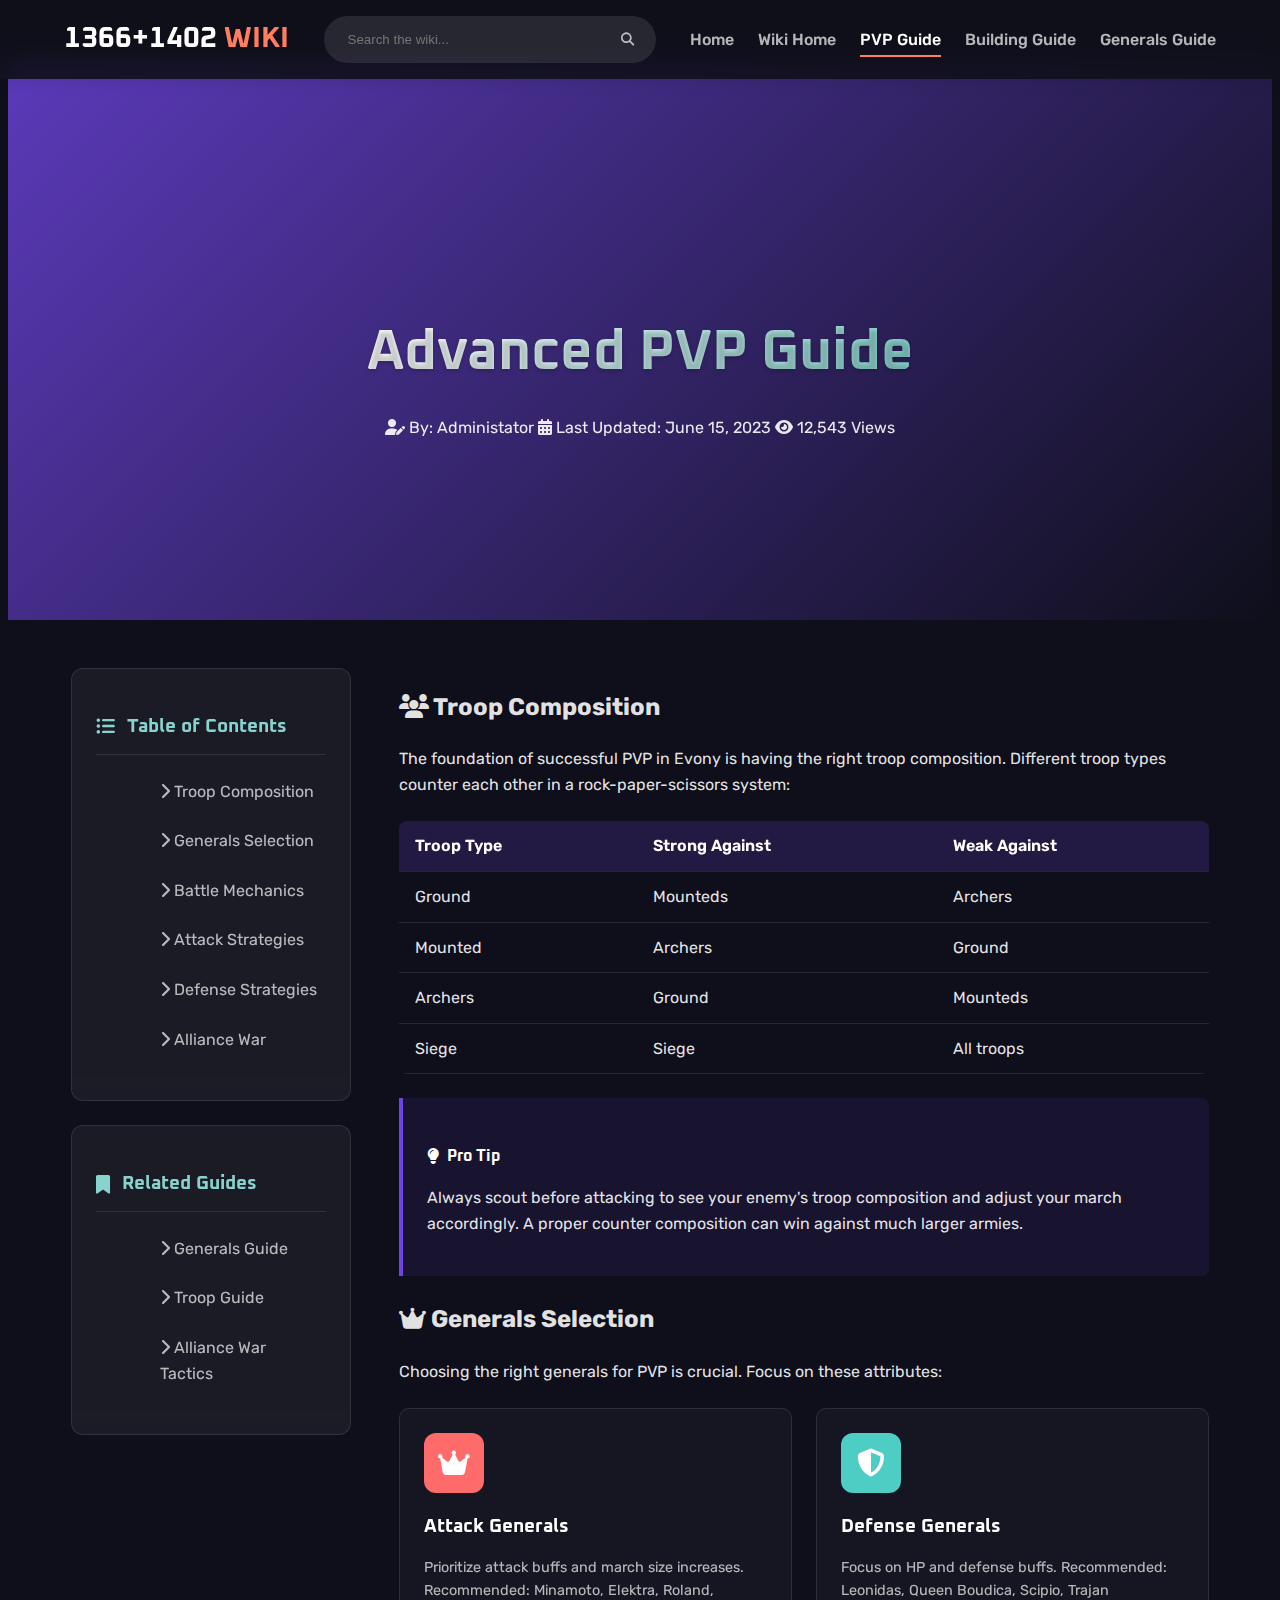
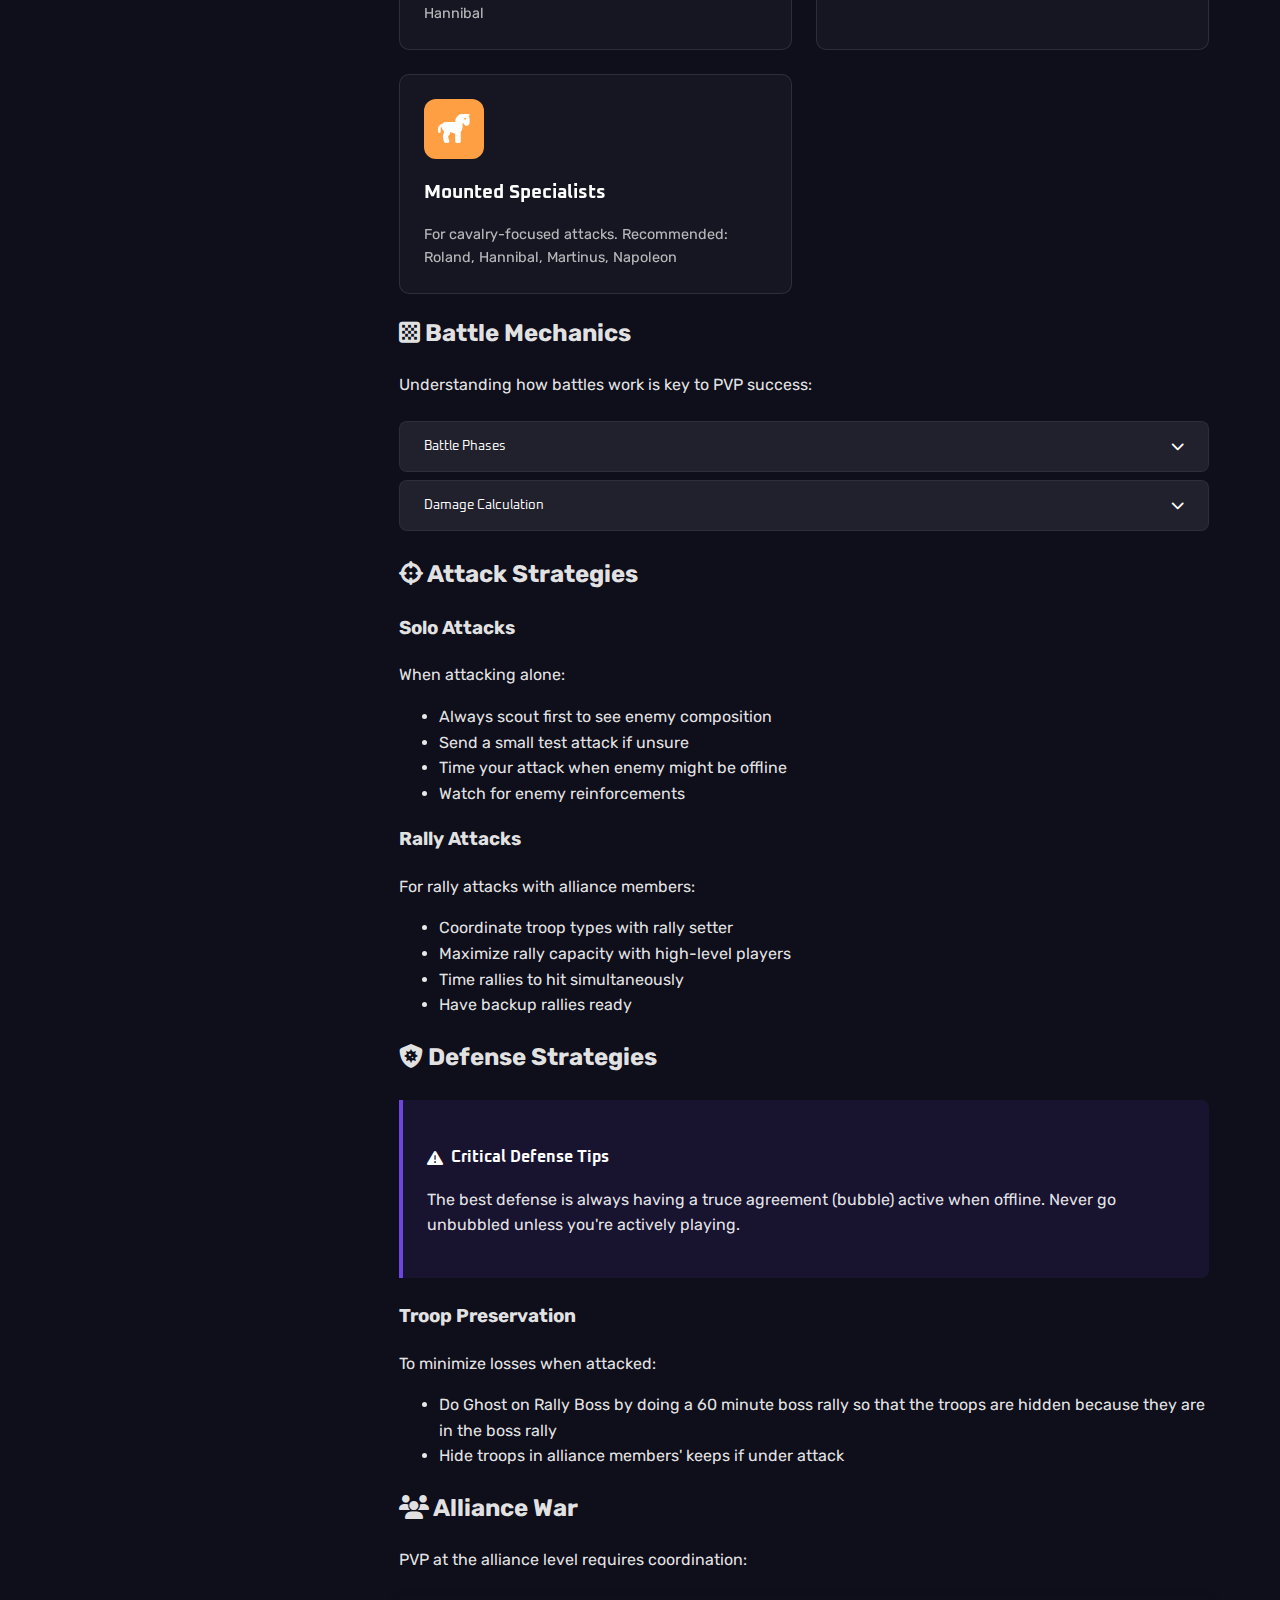
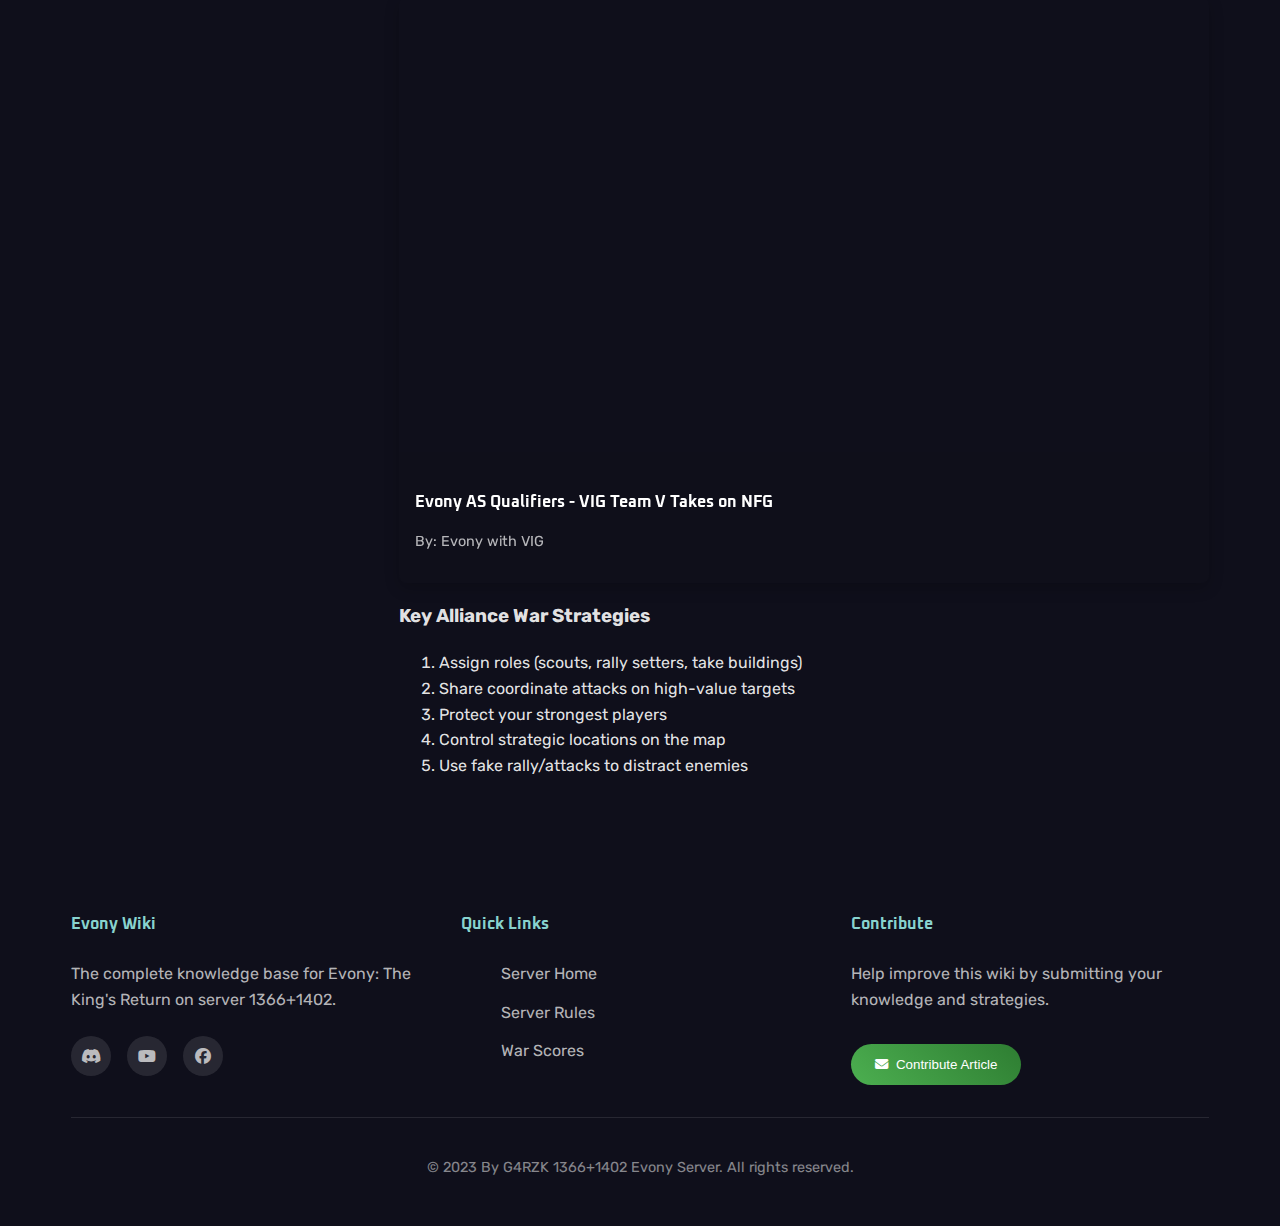
<file: Wiki/pvp-guide.html>
<!DOCTYPE html>
<html lang="en">
<head>
    <meta charset="UTF-8">
    <meta name="viewport" content="width=device-width, initial-scale=1.0">
    <title>PVP Guide - Evony Wiki</title>
    <meta name="author" content="Angga Kurniawan (@g4rzk)">
	<meta name="keywords" content="1366 Evony, Evony">
	<meta name="description" content="Join hundreds of players on server 1366+1402 with the best strategy. Build your keep, forge alliances, player vs player and conquer the throne.">
    <link REL="shortcut icon" href="https://www.evony.com/favicon.ico" type="image/x-icon" />
    <link rel="stylesheet" href="https://cdnjs.cloudflare.com/ajax/libs/font-awesome/6.4.0/css/all.min.css">
    <link href="https://fonts.googleapis.com/css2?family=Oxanium:wght@300;400;600;700&family=Rubik:wght@300;400;500&display=swap" rel="stylesheet">
    <link rel="stylesheet" href="../Wiki/css/wiki.css">
</head>


<body class="wiki-page">

    <!-- Wiki Navigation -->
    <nav class="wiki-navbar">
        <div class="wiki-nav-container">
            <a href="../index.html" class="wiki-logo">1366+1402 <span>WIKI</span></a>
            <div class="wiki-search-box">
                <input type="text" placeholder="Search the wiki...">
                <button><i class="fas fa-search"></i></button>
            </div>
            <div class="wiki-menu-toggle">
                <i class="fas fa-bars"></i>
            </div>
            <div class="wiki-nav-links">
                <a href="../index.html">Home</a>
                <a href="../Wiki">Wiki Home</a>
                <a href="pvp-guide.html" class="active">PVP Guide</a>
                <a href="building-guide.html">Building Guide</a>
                <a href="generals-guide.html">Generals Guide</a>
            </div>
        </div>
    </nav>

    <!-- Article Hero -->
    <header class="wiki-hero">
        <div class="wiki-hero-content">
            <h1 class="wiki-title-animation">
                <div class="wiki-article-hero-content">Advanced PVP Guide</h1>
            <div class="wiki-meta">
                <span><i class="fas fa-user-edit"></i> By: Administator</span>
                <span><i class="fas fa-calendar-alt"></i> Last Updated: June 15, 2023</span>
                <span><i class="fas fa-eye"></i> 12,543 Views</span>
            </div>
        </div>
    </header>

    <!-- Main Content -->
    <main class="wiki-container">
        <aside class="wiki-sidebar">
            <div class="wiki-sidebar-section">
                <h3><i class="fas fa-list-ul"></i> Table of Contents</h3>
                <ul>
                    <li><a href="#troop-composition"><i class="fas fa-chevron-right"></i> Troop Composition</a></li>
                    <li><a href="#generals-selection"><i class="fas fa-chevron-right"></i> Generals Selection</a></li>
                    <li><a href="#battle-mechanics"><i class="fas fa-chevron-right"></i> Battle Mechanics</a></li>
                    <li><a href="#attack-strategies"><i class="fas fa-chevron-right"></i> Attack Strategies</a></li>
                    <li><a href="#defense-strategies"><i class="fas fa-chevron-right"></i> Defense Strategies</a></li>
                    <li><a href="#alliance-war"><i class="fas fa-chevron-right"></i> Alliance War</a></li>
                </ul>
            </div>

            <div class="wiki-sidebar-section">
                <h3><i class="fas fa-bookmark"></i> Related Guides</h3>
                <ul>
                    <li><a href="generals-guide.html"><i class="fas fa-chevron-right"></i> Generals Guide</a></li>
                    <li><a href="troops-detail.html"><i class="fas fa-chevron-right"></i> Troop Guide</a></li>
                    <li><a href="#"><i class="fas fa-chevron-right"></i> Alliance War Tactics</a></li>
                </ul>
            </div>
        </aside>

        <article class="wiki-content">
            <section id="troop-composition">
                <h2><i class="fas fa-users"></i> Troop Composition</h2>
                <p>The foundation of successful PVP in Evony is having the right troop composition. Different troop types counter each other in a rock-paper-scissors system:</p>
                
                <div class="wiki-table-container">
                    <table class="wiki-table">
                        <thead>
                            <tr>
                                <th>Troop Type</th>
                                <th>Strong Against</th>
                                <th>Weak Against</th>
                            </tr>
                        </thead>
                        <tbody>
                            <tr>
                                <td>Ground</td>
                                <td>Mounteds</td>
                                <td>Archers</td>
                            </tr>
                            <tr>
                                <td>Mounted</td>
                                <td>Archers</td>
                                <td>Ground</td>
                            </tr>
                            <tr>
                                <td>Archers</td>
                                <td>Ground</td>
                                <td>Mounteds</td>
                            </tr>
                            <tr>
                                <td>Siege</td>
                                <td>Siege</td>
                                <td>All troops</td>
                            </tr>
                        </tbody>
                    </table>
                </div>

                <div class="wiki-info-box">
                    <h4><i class="fas fa-lightbulb"></i> Pro Tip</h4>
                    <p>Always scout before attacking to see your enemy's troop composition and adjust your march accordingly. A proper counter composition can win against much larger armies.</p>
                </div>
            </section>

            <section id="generals-selection">
                <h2><i class="fas fa-crown"></i> Generals Selection</h2>
                <p>Choosing the right generals for PVP is crucial. Focus on these attributes:</p>
                
                <div class="wiki-card-grid">
                    <div class="wiki-card">
                        <div class="wiki-card-icon" style="background-color: #ff6b6b;">
                            <i class="fas fa-crown"></i>
                        </div>
                        <h3>Attack Generals</h3>
                        <p>Prioritize attack buffs and march size increases. Recommended: Minamoto, Elektra, Roland, Hannibal</p>
                    </div>

                    <div class="wiki-card">
                        <div class="wiki-card-icon" style="background-color: #4ecdc4;">
                            <i class="fas fa-shield-alt"></i>
                        </div>
                        <h3>Defense Generals</h3>
                        <p>Focus on HP and defense buffs. Recommended: Leonidas, Queen Boudica, Scipio, Trajan</p>
                    </div>

                    <div class="wiki-card">
                        <div class="wiki-card-icon" style="background-color: #ff9f43;">
                            <i class="fas fa-horse"></i>
                        </div>
                        <h3>Mounted Specialists</h3>
                        <p>For cavalry-focused attacks. Recommended: Roland, Hannibal, Martinus, Napoleon</p>
                    </div>
                </div>
            </section>

            <section id="battle-mechanics">
                <h2><i class="fas fa-chess-board"></i> Battle Mechanics</h2>
                <p>Understanding how battles work is key to PVP success:</p>
                
                <div class="wiki-accordion">
                    <div class="wiki-accordion-item">
                        <button class="wiki-accordion-header">
                            <span>Battle Phases</span>
                            <i class="fas fa-chevron-down"></i>
                        </button>
                        <div class="wiki-accordion-content">
                            <ol>
                                <li><strong>Ranged Phase:</strong> Archers and siege machines attack first</li>
                                <li><strong>Charge Phase:</strong> Mounted troops attack next</li>
                                <li><strong>Melee Phase:</strong> Ground troops engage last</li>
                            </ol>
                        </div>
                    </div>

                    <div class="wiki-accordion-item">
                        <button class="wiki-accordion-header">
                            <span>Damage Calculation</span>
                            <i class="fas fa-chevron-down"></i>
                        </button>
                        <div class="wiki-accordion-content">
                            <p>Damage is calculated based on:</p>
                            <ul>
                                <li>Attack vs Defense stats</li>
                                <li>Troop tier difference</li>
                                <li>Counter Troops</li>
                                <li>General skills and buffs</li>
                                <li>Research and gear equipment</li>
                            </ul>
                        </div>
                    </div>
                </div>
            </section>

            <section id="attack-strategies">
                <h2><i class="fas fa-crosshairs"></i> Attack Strategies</h2>
                
                <h3>Solo Attacks</h3>
                <p>When attacking alone:</p>
                <ul>
                    <li>Always scout first to see enemy composition</li>
                    <li>Send a small test attack if unsure</li>
                    <li>Time your attack when enemy might be offline</li>
                    <li>Watch for enemy reinforcements</li>
                </ul>

                <h3>Rally Attacks</h3>
                <p>For rally attacks with alliance members:</p>
                <ul>
                    <li>Coordinate troop types with rally setter</li>
                    <li>Maximize rally capacity with high-level players</li>
                    <li>Time rallies to hit simultaneously</li>
                    <li>Have backup rallies ready</li>
                </ul>
            </section>

            <section id="defense-strategies">
                <h2><i class="fas fa-shield-virus"></i> Defense Strategies</h2>
                
                <div class="wiki-info-box">
                    <h4><i class="fas fa-exclamation-triangle"></i> Critical Defense Tips</h4>
                    <p>The best defense is always having a truce agreement (bubble) active when offline. Never go unbubbled unless you're actively playing.</p>
                </div>

                <h3>Troop Preservation</h3>
                <p>To minimize losses when attacked:</p>
                <ul>
                    <li>Do Ghost on Rally Boss by doing a 60 minute boss rally so that the troops are hidden because they are in the boss rally</li>
                    <li>Hide troops in alliance members' keeps if under attack</li>
                </ul>
            </section>

            <section id="alliance-war">
                <h2><i class="fas fa-users"></i> Alliance War</h2>
                <p>PVP at the alliance level requires coordination:</p>
                
                <div class="wiki-video-grid">
                    <div class="wiki-video-card">
                        <div class="wiki-video-wrapper">
                            <iframe src="https://www.youtube.com/embed/iRBvdDccOIs" frameborder="0" allowfullscreen></iframe>
                        </div>
                        <div class="wiki-video-info">
                            <h4>Evony AS Qualifiers - VIG Team V Takes on NFG</h4>
                            <p>By: Evony with VIG</p>
                        </div>
                    </div>
                </div>

                <h3>Key Alliance War Strategies</h3>
                <ol>
                    <li>Assign roles (scouts, rally setters, take buildings)</li>
                    <li>Share coordinate attacks on high-value targets</li>
                    <li>Protect your strongest players</li>
                    <li>Control strategic locations on the map</li>
                    <li>Use fake rally/attacks to distract enemies</li>
                </ol>
            </section>
        </article>
    </main>

    <!-- Wiki Footer -->
    <footer class="wiki-footer">
        <div class="wiki-footer-content">
            <div class="wiki-footer-section">
                <h4>Evony Wiki</h4>
                <p>The complete knowledge base for Evony: The King's Return on server 1366+1402.</p>
                <div class="wiki-social-links">
                    <a href="#"><i class="fab fa-discord"></i></a>
                    <a href="#"><i class="fab fa-youtube"></i></a>
                    <a href="#"><i class="fab fa-facebook"></i></a>
                </div>
            </div>

            <div class="wiki-footer-section">
                <h4>Quick Links</h4>
                <ul>
                    <li><a href="../index.html">Server Home</a></li>
                    <li><a href="../index.html#rules">Server Rules</a></li>
                    <li><a href="../index.html#warScoreData">War Scores</a></li>
                </ul>
            </div>

            <div class="wiki-footer-section">
                <h4>Contribute</h4>
                <p>Help improve this wiki by submitting your knowledge and strategies.</p>
                <button class="wiki-contribute-btn">
                    <i class="fas fa-envelope"></i> Contribute Article
                </button>
            </div>
        </div>

        <div class="wiki-copyright">
            <p>&copy; <span id="current-year">2023</span> By G4RZK 1366+1402 Evony Server. All rights reserved.</p>
        </div>
    </footer>

    <script src="../Wiki/js/wiki.js"></script>
</body>
</html>
</file>
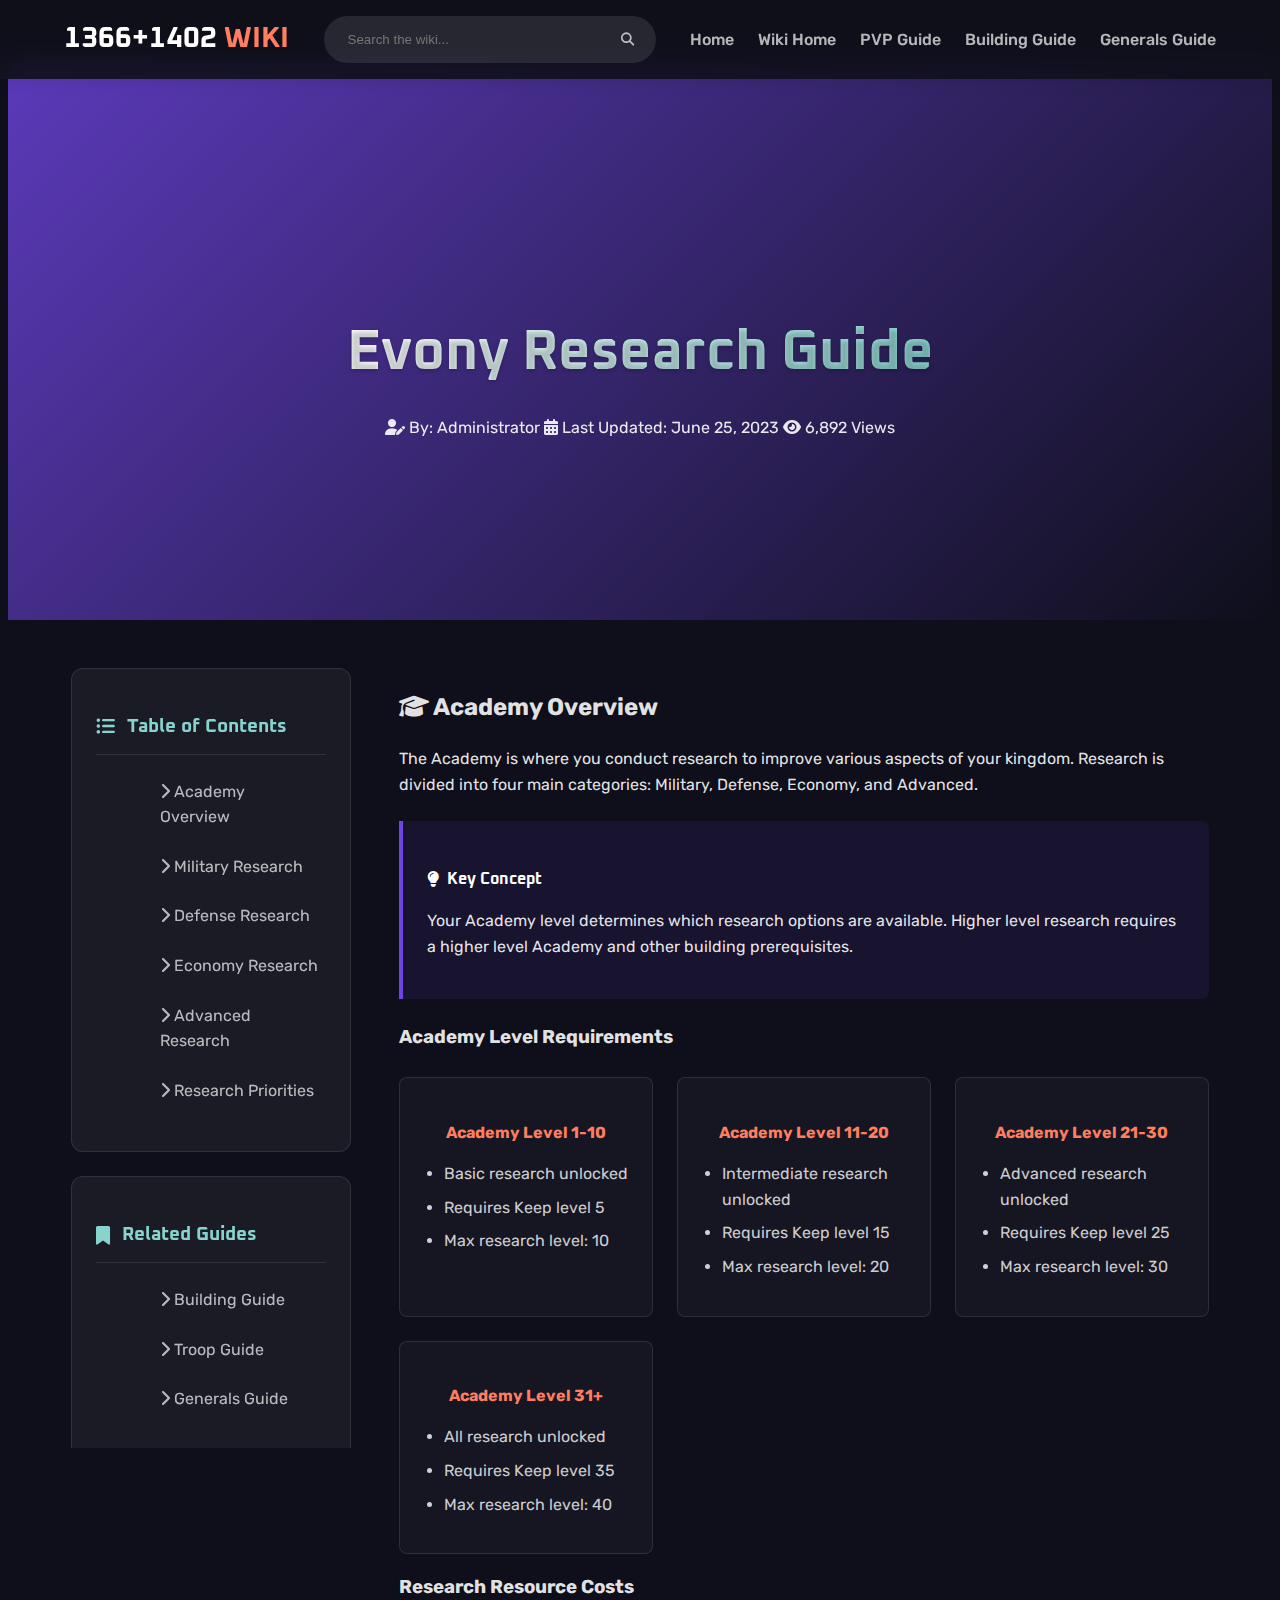
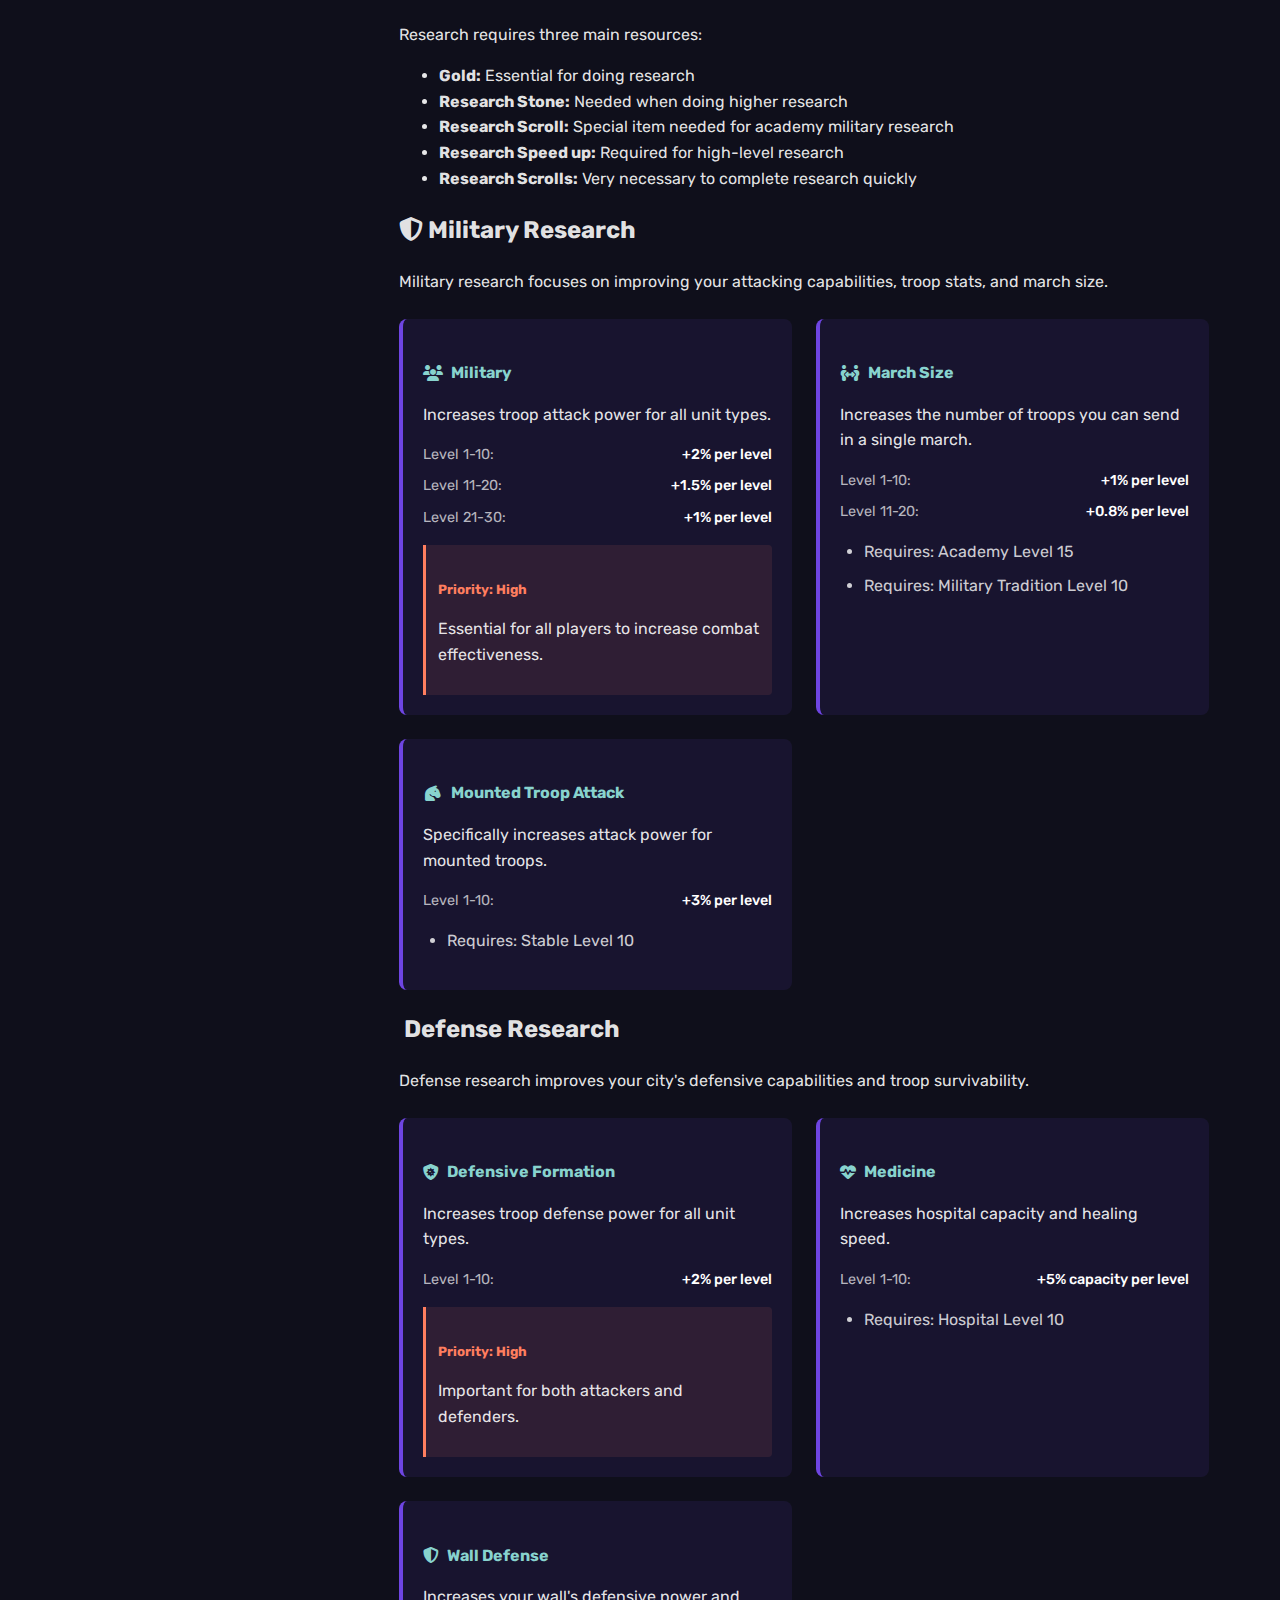
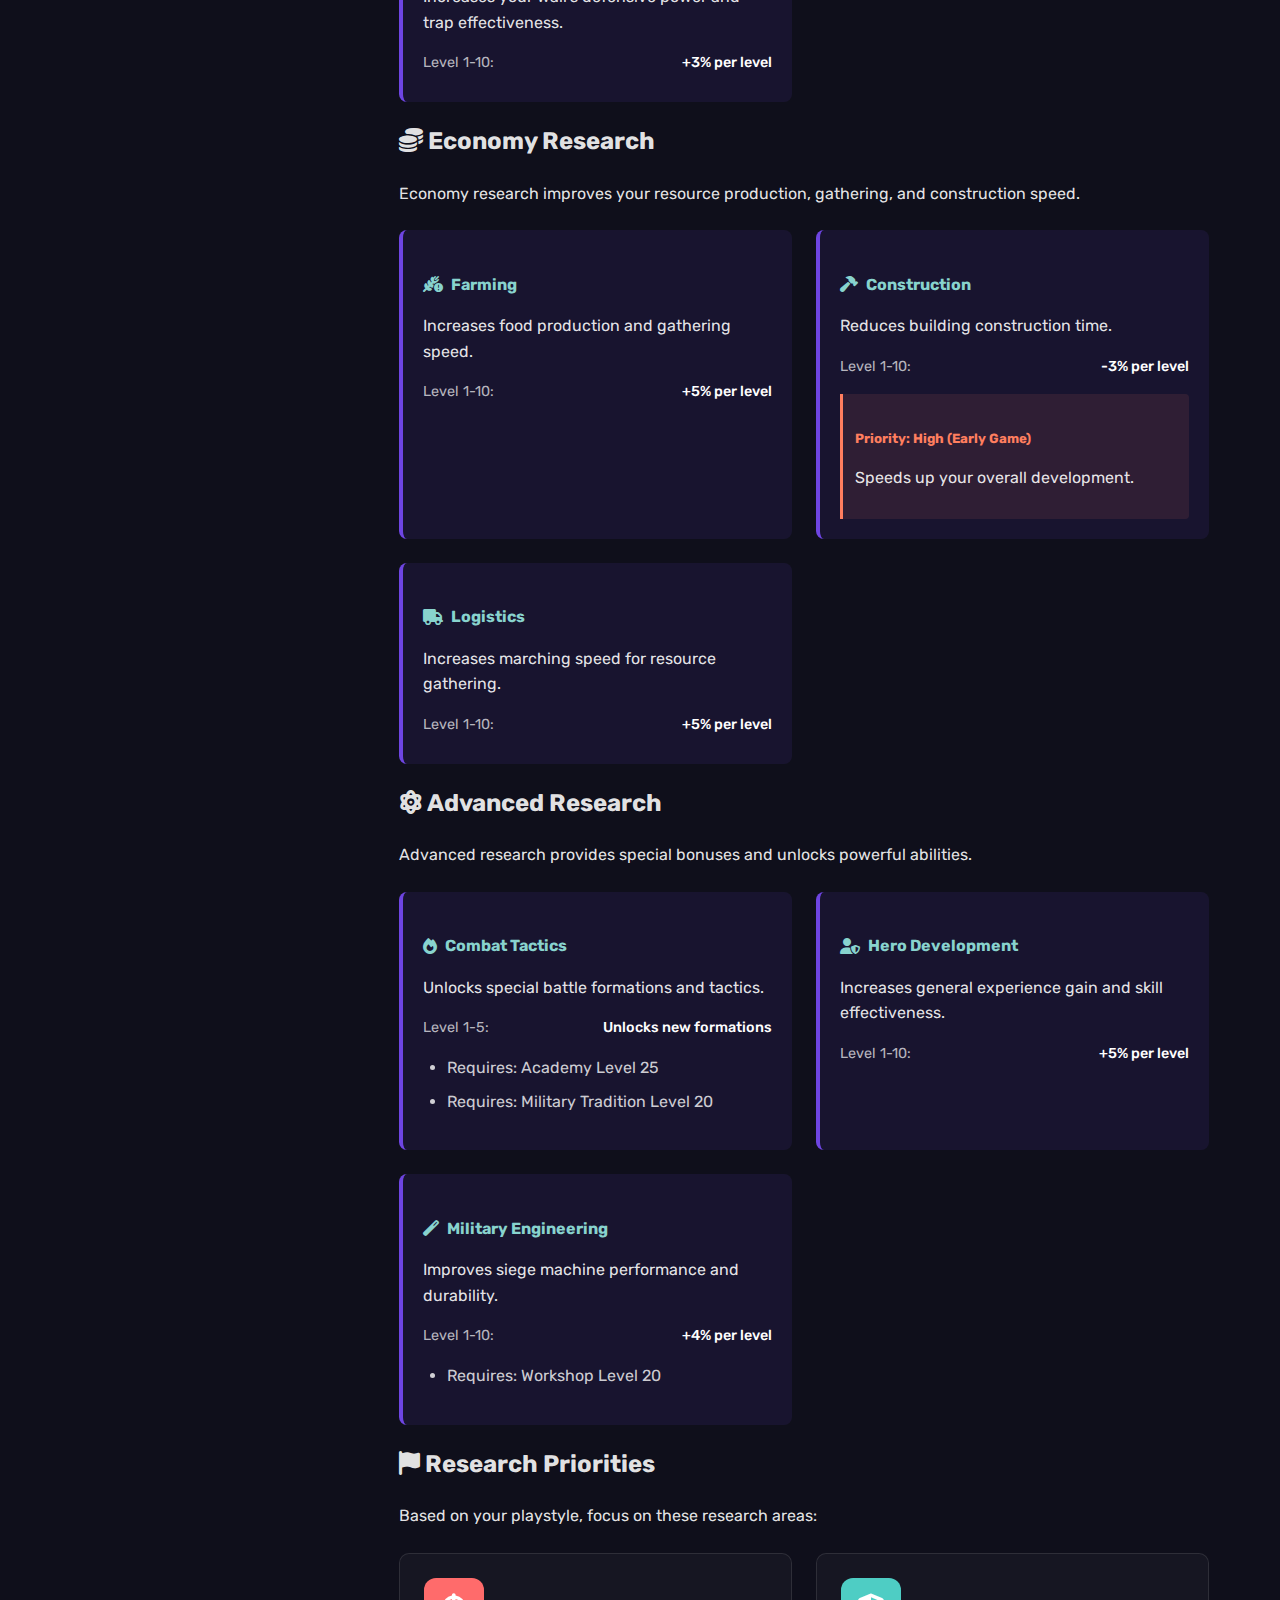
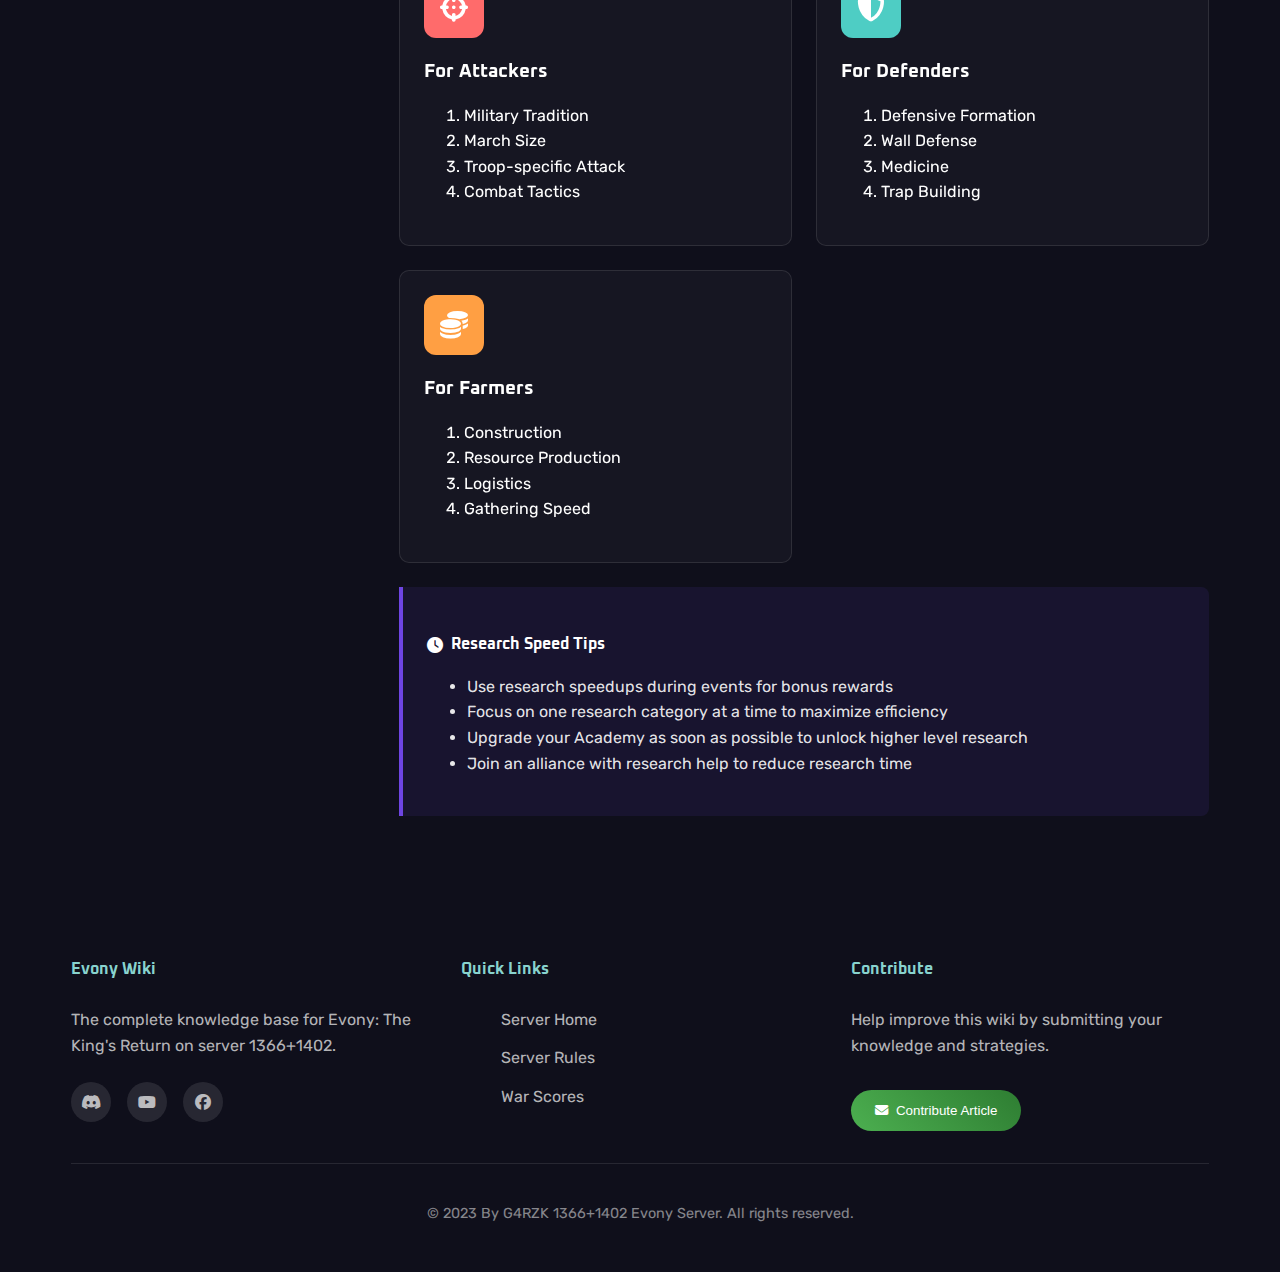
<file: Wiki/research-guide.html>
<!DOCTYPE html>
<html lang="en">
<head>
    <meta charset="UTF-8">
    <meta name="viewport" content="width=device-width, initial-scale=1.0">
    <title>Research Guide - Evony Wiki</title>
    <meta name="author" content="G4RZK">
    <meta name="keywords" content="Evony, Evony research, Evony academy, Evony guide">
    <meta name="description" content="Complete guide to research in Evony: The King's Return with academy requirements and research trees.">
    <link rel="shortcut icon" href="https://www.evony.com/favicon.ico" type="image/x-icon" />
    <link rel="stylesheet" href="https://cdnjs.cloudflare.com/ajax/libs/font-awesome/6.4.0/css/all.min.css">
    <link href="https://fonts.googleapis.com/css2?family=Oxanium:wght@300;400;600;700&family=Rubik:wght@300;400;500&display=swap" rel="stylesheet">
    <link rel="stylesheet" href="../Wiki/css/wiki.css">
    <style>
        .research-category {
            background: rgba(255,255,255,0.03);
            border-radius: 12px;
            padding: 1.5rem;
            margin-bottom: 2rem;
            border: 1px solid rgba(255,255,255,0.1);
        }
        
        .research-tree {
            display: grid;
            grid-template-columns: repeat(auto-fill, minmax(300px, 1fr));
            gap: 1.5rem;
            margin-top: 1.5rem;
        }
        
        .research-item {
            background: rgba(110, 69, 226, 0.1);
            border-radius: 8px;
            padding: 1.25rem;
            border-left: 4px solid #6e45e2;
            transition: all 0.3s ease;
        }
        
        .research-item:hover {
            transform: translateY(-3px);
            box-shadow: 0 5px 15px rgba(0,0,0,0.2);
        }
        
        .research-item h4 {
            color: #88d3ce;
            margin-bottom: 0.75rem;
            display: flex;
            align-items: center;
            gap: 0.5rem;
        }
        
        .research-levels {
            margin-top: 0.75rem;
        }
        
        .level-row {
            display: flex;
            justify-content: space-between;
            margin-bottom: 0.5rem;
            font-size: 0.9rem;
        }
        
        .level-label {
            color: rgba(255,255,255,0.7);
        }
        
        .level-value {
            color: white;
            font-weight: 500;
        }
        
        .requirements-list {
            margin-top: 1rem;
            padding-left: 1.5rem;
        }
        
        .requirements-list li {
            margin-bottom: 0.5rem;
            color: rgba(255,255,255,0.8);
        }
        
        .academy-levels {
            display: grid;
            grid-template-columns: repeat(auto-fill, minmax(250px, 1fr));
            gap: 1.5rem;
            margin-top: 1.5rem;
        }
        
        .academy-level {
            background: rgba(255,255,255,0.03);
            border-radius: 8px;
            padding: 1.25rem;
            border: 1px solid rgba(255,255,255,0.1);
        }
        
        .academy-level h4 {
            color: #ff7e5f;
            margin-bottom: 0.75rem;
            text-align: center;
        }
        
        .research-priority {
            margin-top: 1rem;
            padding: 0.75rem;
            background: rgba(255,126,95,0.1);
            border-left: 3px solid #ff7e5f;
            border-radius: 0 4px 4px 0;
        }
        
        .research-priority h5 {
            margin-bottom: 0.5rem;
            color: #ff7e5f;
        }
    </style>
</head>

<body class="wiki-page">

    <!-- Wiki Navigation -->
    <nav class="wiki-navbar">
        <div class="wiki-nav-container">
            <a href="../index.html" class="wiki-logo">1366+1402 <span>WIKI</span></a>
            <div class="wiki-search-box">
                <input type="text" placeholder="Search the wiki...">
                <button><i class="fas fa-search"></i></button>
            </div>
            <div class="wiki-menu-toggle">
                <i class="fas fa-bars"></i>
            </div>
            <div class="wiki-nav-links">
                <a href="../index.html">Home</a>
                <a href="../Wiki">Wiki Home</a>
                <a href="pvp-guide.html">PVP Guide</a>
                <a href="building-guide.html">Building Guide</a>
                <a href="generals-guide.html">Generals Guide</a>
            </div>
        </div>
    </nav>

    <!-- Article Hero -->
    <header class="wiki-hero">
        <div class="wiki-hero-content">
            <h1 class="wiki-title-animation">Evony Research Guide</h1>
            <div class="wiki-meta">
                <span><i class="fas fa-user-edit"></i> By: Administrator</span>
                <span><i class="fas fa-calendar-alt"></i> Last Updated: June 25, 2023</span>
                <span><i class="fas fa-eye"></i> 6,892 Views</span>
            </div>
        </div>
    </header>

    <!-- Main Content -->
    <main class="wiki-container">
        <aside class="wiki-sidebar">
            <div class="wiki-sidebar-section">
                <h3><i class="fas fa-list-ul"></i> Table of Contents</h3>
                <ul>
                    <li><a href="#academy-overview"><i class="fas fa-chevron-right"></i> Academy Overview</a></li>
                    <li><a href="#military-research"><i class="fas fa-chevron-right"></i> Military Research</a></li>
                    <li><a href="#defense-research"><i class="fas fa-chevron-right"></i> Defense Research</a></li>
                    <li><a href="#economy-research"><i class="fas fa-chevron-right"></i> Economy Research</a></li>
                    <li><a href="#advanced-research"><i class="fas fa-chevron-right"></i> Advanced Research</a></li>
                    <li><a href="#research-priorities"><i class="fas fa-chevron-right"></i> Research Priorities</a></li>
                </ul>
            </div>

            <div class="wiki-sidebar-section">
                <h3><i class="fas fa-bookmark"></i> Related Guides</h3>
                <ul>
                    <li><a href="building-guide.html"><i class="fas fa-chevron-right"></i> Building Guide</a></li>
                    <li><a href="troop-guide.html"><i class="fas fa-chevron-right"></i> Troop Guide</a></li>
                    <li><a href="generals-guide.html"><i class="fas fa-chevron-right"></i> Generals Guide</a></li>
                </ul>
            </div>
        </aside>

        <article class="wiki-content">
            <section id="academy-overview">
                <h2><i class="fas fa-graduation-cap"></i> Academy Overview</h2>
                <p>The Academy is where you conduct research to improve various aspects of your kingdom. Research is divided into four main categories: Military, Defense, Economy, and Advanced.</p>
                
                <div class="wiki-info-box">
                    <h4><i class="fas fa-lightbulb"></i> Key Concept</h4>
                    <p>Your Academy level determines which research options are available. Higher level research requires a higher level Academy and other building prerequisites.</p>
                </div>
                
                <h3>Academy Level Requirements</h3>
                <div class="academy-levels">
                    <div class="academy-level">
                        <h4>Academy Level 1-10</h4>
                        <ul class="requirements-list">
                            <li>Basic research unlocked</li>
                            <li>Requires Keep level 5</li>
                            <li>Max research level: 10</li>
                        </ul>
                    </div>
                    
                    <div class="academy-level">
                        <h4>Academy Level 11-20</h4>
                        <ul class="requirements-list">
                            <li>Intermediate research unlocked</li>
                            <li>Requires Keep level 15</li>
                            <li>Max research level: 20</li>
                        </ul>
                    </div>
                    
                    <div class="academy-level">
                        <h4>Academy Level 21-30</h4>
                        <ul class="requirements-list">
                            <li>Advanced research unlocked</li>
                            <li>Requires Keep level 25</li>
                            <li>Max research level: 30</li>
                        </ul>
                    </div>
                    
                    <div class="academy-level">
                        <h4>Academy Level 31+</h4>
                        <ul class="requirements-list">
                            <li>All research unlocked</li>
                            <li>Requires Keep level 35</li>
                            <li>Max research level: 40</li>
                        </ul>
                    </div>
                </div>
                
                <h3>Research Resource Costs</h3>
                <p>Research requires three main resources:</p>
                <ul>
                    <li><strong>Gold:</strong> Essential for doing research</li>
                    <li><strong>Research Stone:</strong> Needed when doing higher research</li>
                    <li><strong>Research Scroll:</strong> Special item needed for academy military research</li>
                    <li><strong>Research Speed up:</strong> Required for high-level research</li>
                    <li><strong>Research Scrolls:</strong> Very necessary to complete research quickly</li>
                </ul>
            </section>

            <section id="military-research">
                <h2><i class="fas fa-shield-alt"></i> Military Research</h2>
                <p>Military research focuses on improving your attacking capabilities, troop stats, and march size.</p>
                
                <div class="research-tree">
                    <div class="research-item">
                        <h4><i class="fas fa-users"></i> Military</h4>
                        <p>Increases troop attack power for all unit types.</p>
                        <div class="research-levels">
                            <div class="level-row">
                                <span class="level-label">Level 1-10:</span>
                                <span class="level-value">+2% per level</span>
                            </div>
                            <div class="level-row">
                                <span class="level-label">Level 11-20:</span>
                                <span class="level-value">+1.5% per level</span>
                            </div>
                            <div class="level-row">
                                <span class="level-label">Level 21-30:</span>
                                <span class="level-value">+1% per level</span>
                            </div>
                        </div>
                        <div class="research-priority">
                            <h5>Priority: High</h5>
                            <p>Essential for all players to increase combat effectiveness.</p>
                        </div>
                    </div>
                    
                    <div class="research-item">
                        <h4><i class="fas fa-people-arrows"></i> March Size</h4>
                        <p>Increases the number of troops you can send in a single march.</p>
                        <div class="research-levels">
                            <div class="level-row">
                                <span class="level-label">Level 1-10:</span>
                                <span class="level-value">+1% per level</span>
                            </div>
                            <div class="level-row">
                                <span class="level-label">Level 11-20:</span>
                                <span class="level-value">+0.8% per level</span>
                            </div>
                        </div>
                        <ul class="requirements-list">
                            <li>Requires: Academy Level 15</li>
                            <li>Requires: Military Tradition Level 10</li>
                        </ul>
                    </div>
                    
                    <div class="research-item">
                        <h4><i class="fas fa-horse-head"></i> Mounted Troop Attack</h4>
                        <p>Specifically increases attack power for mounted troops.</p>
                        <div class="research-levels">
                            <div class="level-row">
                                <span class="level-label">Level 1-10:</span>
                                <span class="level-value">+3% per level</span>
                            </div>
                        </div>
                        <ul class="requirements-list">
                            <li>Requires: Stable Level 10</li>
                        </ul>
                    </div>
                </div>
            </section>

            <section id="defense-research">
                <h2><i class="fas fa-fort"></i> Defense Research</h2>
                <p>Defense research improves your city's defensive capabilities and troop survivability.</p>
                
                <div class="research-tree">
                    <div class="research-item">
                        <h4><i class="fas fa-shield-virus"></i> Defensive Formation</h4>
                        <p>Increases troop defense power for all unit types.</p>
                        <div class="research-levels">
                            <div class="level-row">
                                <span class="level-label">Level 1-10:</span>
                                <span class="level-value">+2% per level</span>
                            </div>
                        </div>
                        <div class="research-priority">
                            <h5>Priority: High</h5>
                            <p>Important for both attackers and defenders.</p>
                        </div>
                    </div>
                    
                    <div class="research-item">
                        <h4><i class="fas fa-heartbeat"></i> Medicine</h4>
                        <p>Increases hospital capacity and healing speed.</p>
                        <div class="research-levels">
                            <div class="level-row">
                                <span class="level-label">Level 1-10:</span>
                                <span class="level-value">+5% capacity per level</span>
                            </div>
                        </div>
                        <ul class="requirements-list">
                            <li>Requires: Hospital Level 10</li>
                        </ul>
                    </div>
                    
                    <div class="research-item">
                        <h4><i class="fas fa-shield-alt"></i> Wall Defense</h4>
                        <p>Increases your wall's defensive power and trap effectiveness.</p>
                        <div class="research-levels">
                            <div class="level-row">
                                <span class="level-label">Level 1-10:</span>
                                <span class="level-value">+3% per level</span>
                            </div>
                        </div>
                    </div>
                </div>
            </section>

            <section id="economy-research">
                <h2><i class="fas fa-coins"></i> Economy Research</h2>
                <p>Economy research improves your resource production, gathering, and construction speed.</p>
                
                <div class="research-tree">
                    <div class="research-item">
                        <h4><i class="fas fa-wheat-awn-circle-exclamation"></i> Farming</h4>
                        <p>Increases food production and gathering speed.</p>
                        <div class="research-levels">
                            <div class="level-row">
                                <span class="level-label">Level 1-10:</span>
                                <span class="level-value">+5% per level</span>
                            </div>
                        </div>
                    </div>
                    
                    <div class="research-item">
                        <h4><i class="fas fa-hammer"></i> Construction</h4>
                        <p>Reduces building construction time.</p>
                        <div class="research-levels">
                            <div class="level-row">
                                <span class="level-label">Level 1-10:</span>
                                <span class="level-value">-3% per level</span>
                            </div>
                        </div>
                        <div class="research-priority">
                            <h5>Priority: High (Early Game)</h5>
                            <p>Speeds up your overall development.</p>
                        </div>
                    </div>
                    
                    <div class="research-item">
                        <h4><i class="fas fa-truck"></i> Logistics</h4>
                        <p>Increases marching speed for resource gathering.</p>
                        <div class="research-levels">
                            <div class="level-row">
                                <span class="level-label">Level 1-10:</span>
                                <span class="level-value">+5% per level</span>
                            </div>
                        </div>
                    </div>
                </div>
            </section>

            <section id="advanced-research">
                <h2><i class="fas fa-atom"></i> Advanced Research</h2>
                <p>Advanced research provides special bonuses and unlocks powerful abilities.</p>
                
                <div class="research-tree">
                    <div class="research-item">
                        <h4><i class="fas fa-fire"></i> Combat Tactics</h4>
                        <p>Unlocks special battle formations and tactics.</p>
                        <div class="research-levels">
                            <div class="level-row">
                                <span class="level-label">Level 1-5:</span>
                                <span class="level-value">Unlocks new formations</span>
                            </div>
                        </div>
                        <ul class="requirements-list">
                            <li>Requires: Academy Level 25</li>
                            <li>Requires: Military Tradition Level 20</li>
                        </ul>
                    </div>
                    
                    <div class="research-item">
                        <h4><i class="fas fa-user-shield"></i> Hero Development</h4>
                        <p>Increases general experience gain and skill effectiveness.</p>
                        <div class="research-levels">
                            <div class="level-row">
                                <span class="level-label">Level 1-10:</span>
                                <span class="level-value">+5% per level</span>
                            </div>
                        </div>
                    </div>
                    
                    <div class="research-item">
                        <h4><i class="fas fa-magic"></i> Military Engineering</h4>
                        <p>Improves siege machine performance and durability.</p>
                        <div class="research-levels">
                            <div class="level-row">
                                <span class="level-label">Level 1-10:</span>
                                <span class="level-value">+4% per level</span>
                            </div>
                        </div>
                        <ul class="requirements-list">
                            <li>Requires: Workshop Level 20</li>
                        </ul>
                    </div>
                </div>
            </section>

            <section id="research-priorities">
                <h2><i class="fas fa-flag"></i> Research Priorities</h2>
                <p>Based on your playstyle, focus on these research areas:</p>
                
                <div class="wiki-card-grid">
                    <div class="wiki-card">
                        <div class="wiki-card-icon" style="background-color: #ff6b6b;">
                            <i class="fas fa-crosshairs"></i>
                        </div>
                        <h3>For Attackers</h3>
                        <ol>
                            <li>Military Tradition</li>
                            <li>March Size</li>
                            <li>Troop-specific Attack</li>
                            <li>Combat Tactics</li>
                        </ol>
                    </div>

                    <div class="wiki-card">
                        <div class="wiki-card-icon" style="background-color: #4ecdc4;">
                            <i class="fas fa-shield-alt"></i>
                        </div>
                        <h3>For Defenders</h3>
                        <ol>
                            <li>Defensive Formation</li>
                            <li>Wall Defense</li>
                            <li>Medicine</li>
                            <li>Trap Building</li>
                        </ol>
                    </div>

                    <div class="wiki-card">
                        <div class="wiki-card-icon" style="background-color: #ff9f43;">
                            <i class="fas fa-coins"></i>
                        </div>
                        <h3>For Farmers</h3>
                        <ol>
                            <li>Construction</li>
                            <li>Resource Production</li>
                            <li>Logistics</li>
                            <li>Gathering Speed</li>
                        </ol>
                    </div>
                </div>
                
                <div class="wiki-info-box">
                    <h4><i class="fas fa-clock"></i> Research Speed Tips</h4>
                    <ul>
                        <li>Use research speedups during events for bonus rewards</li>
                        <li>Focus on one research category at a time to maximize efficiency</li>
                        <li>Upgrade your Academy as soon as possible to unlock higher level research</li>
                        <li>Join an alliance with research help to reduce research time</li>
                    </ul>
                </div>
            </section>
        </article>
    </main>

    <!-- Wiki Footer -->
    <footer class="wiki-footer">
        <div class="wiki-footer-content">
            <div class="wiki-footer-section">
                <h4>Evony Wiki</h4>
                <p>The complete knowledge base for Evony: The King's Return on server 1366+1402.</p>
                <div class="wiki-social-links">
                    <a href="#"><i class="fab fa-discord"></i></a>
                    <a href="#"><i class="fab fa-youtube"></i></a>
                    <a href="#"><i class="fab fa-facebook"></i></a>
                </div>
            </div>

            <div class="wiki-footer-section">
                <h4>Quick Links</h4>
                <ul>
                    <li><a href="../index.html">Server Home</a></li>
                    <li><a href="../index.html#rules">Server Rules</a></li>
                    <li><a href="../index.html#warScoreData">War Scores</a></li>
                </ul>
            </div>

            <div class="wiki-footer-section">
                <h4>Contribute</h4>
                <p>Help improve this wiki by submitting your knowledge and strategies.</p>
                <button class="wiki-contribute-btn">
                    <i class="fas fa-envelope"></i> Contribute Article
                </button>
            </div>
        </div>

        <div class="wiki-copyright">
            <p>&copy; <span id="current-year">2023</span> By G4RZK 1366+1402 Evony Server. All rights reserved.</p>
        </div>
    </footer>

    <script src="../Wiki/js/wiki.js"></script>
</body>
</html>
</file>
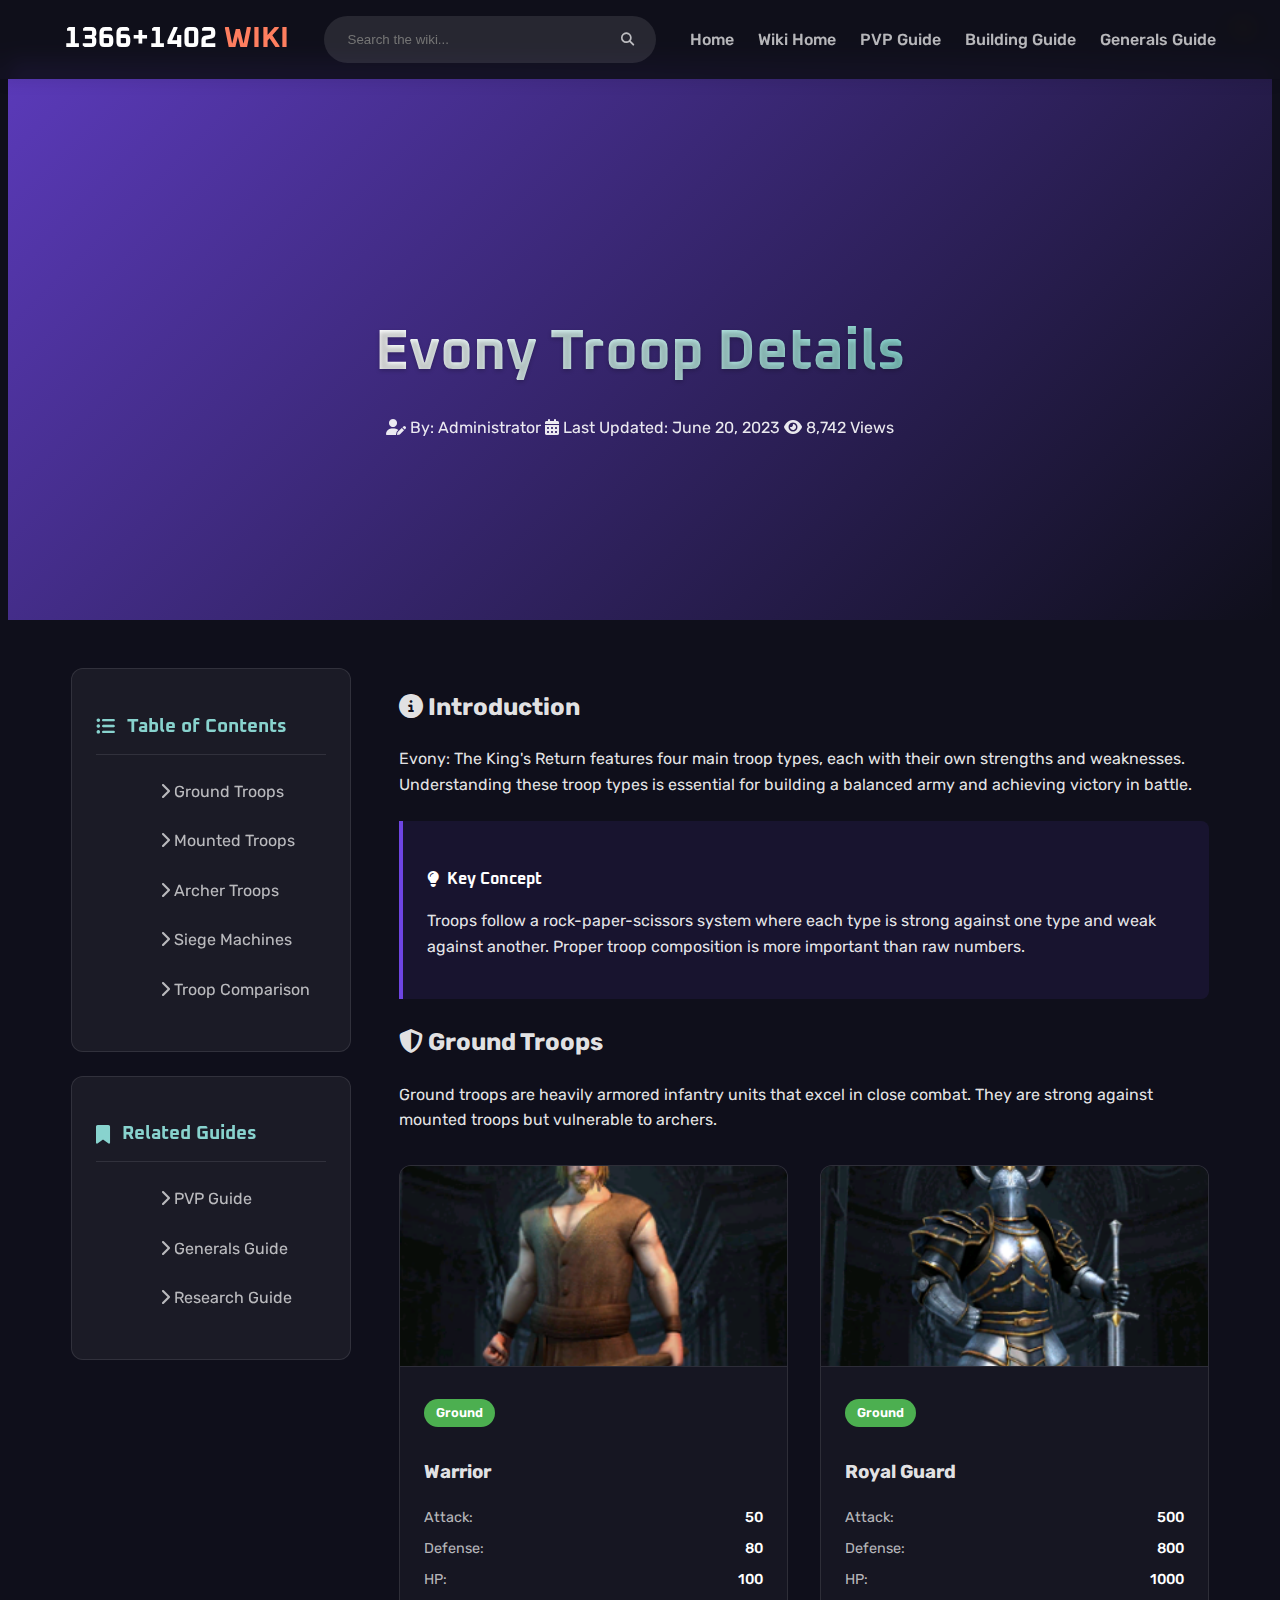
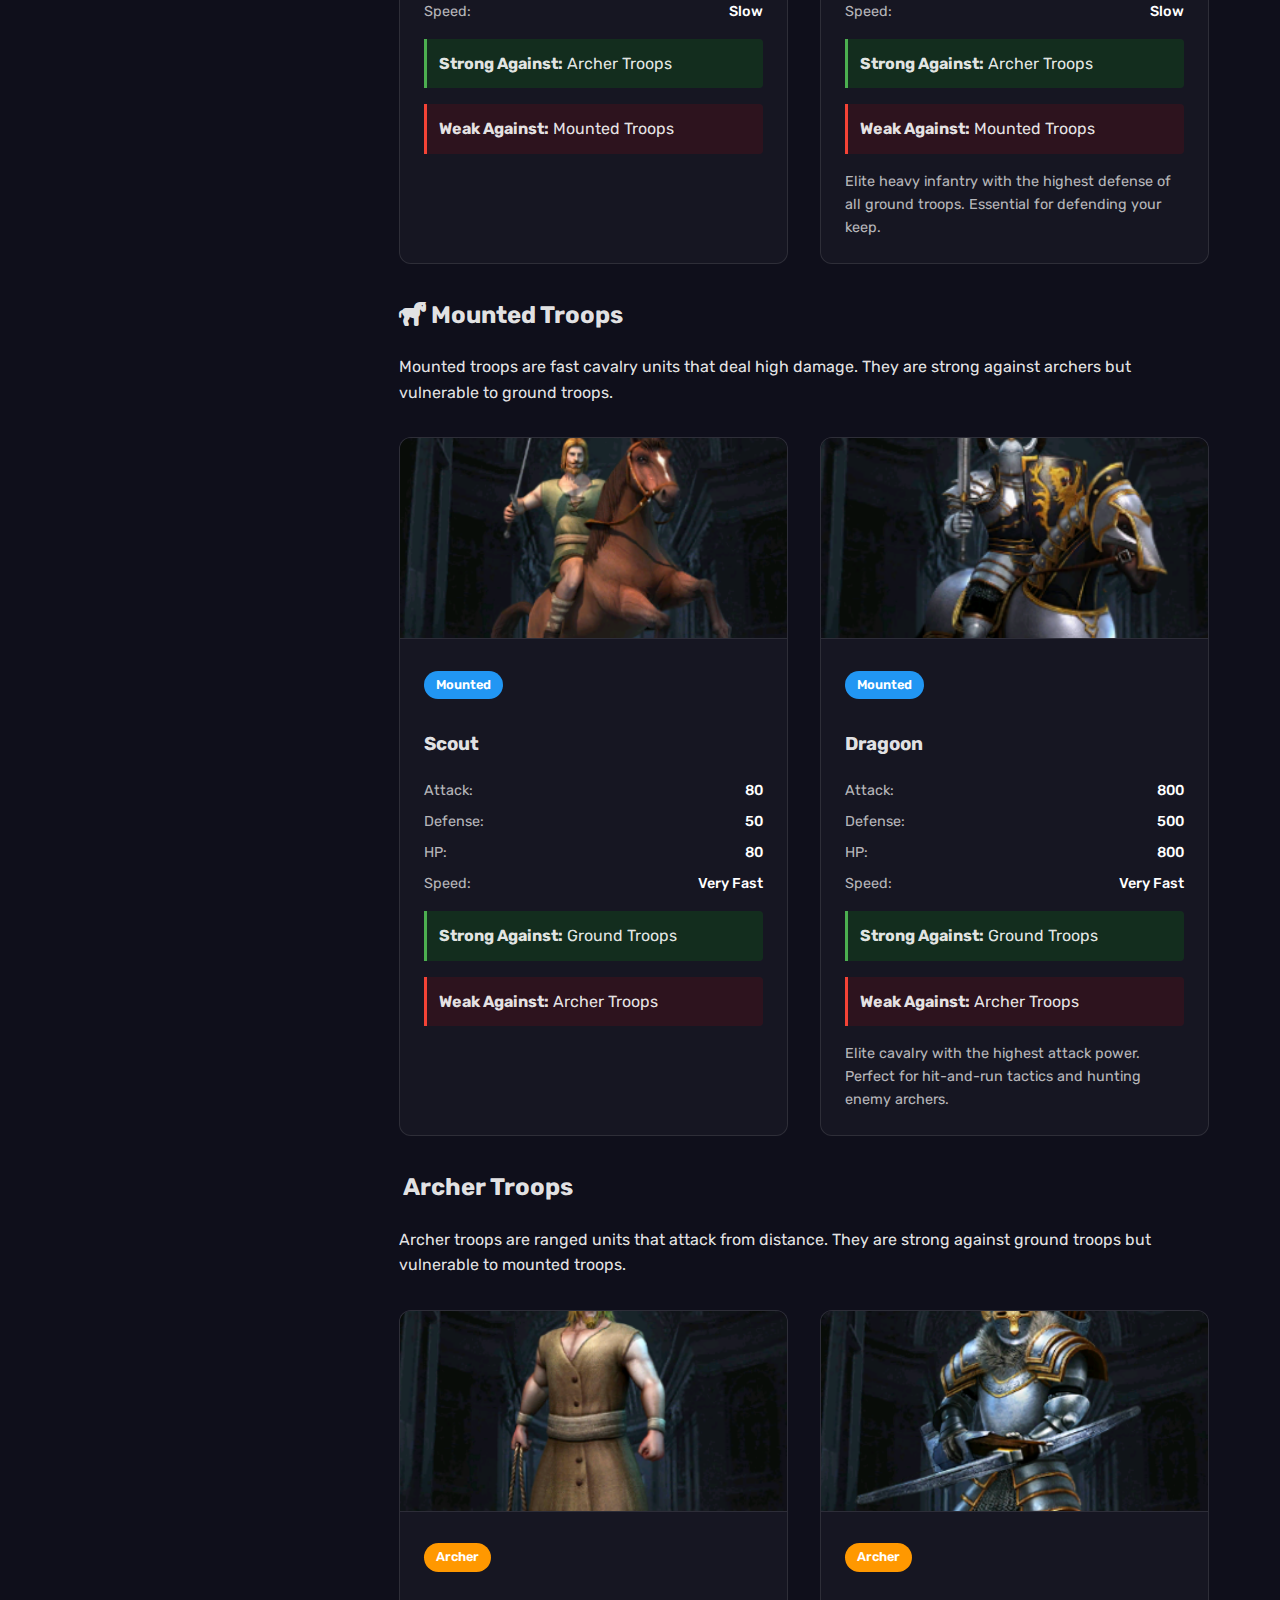
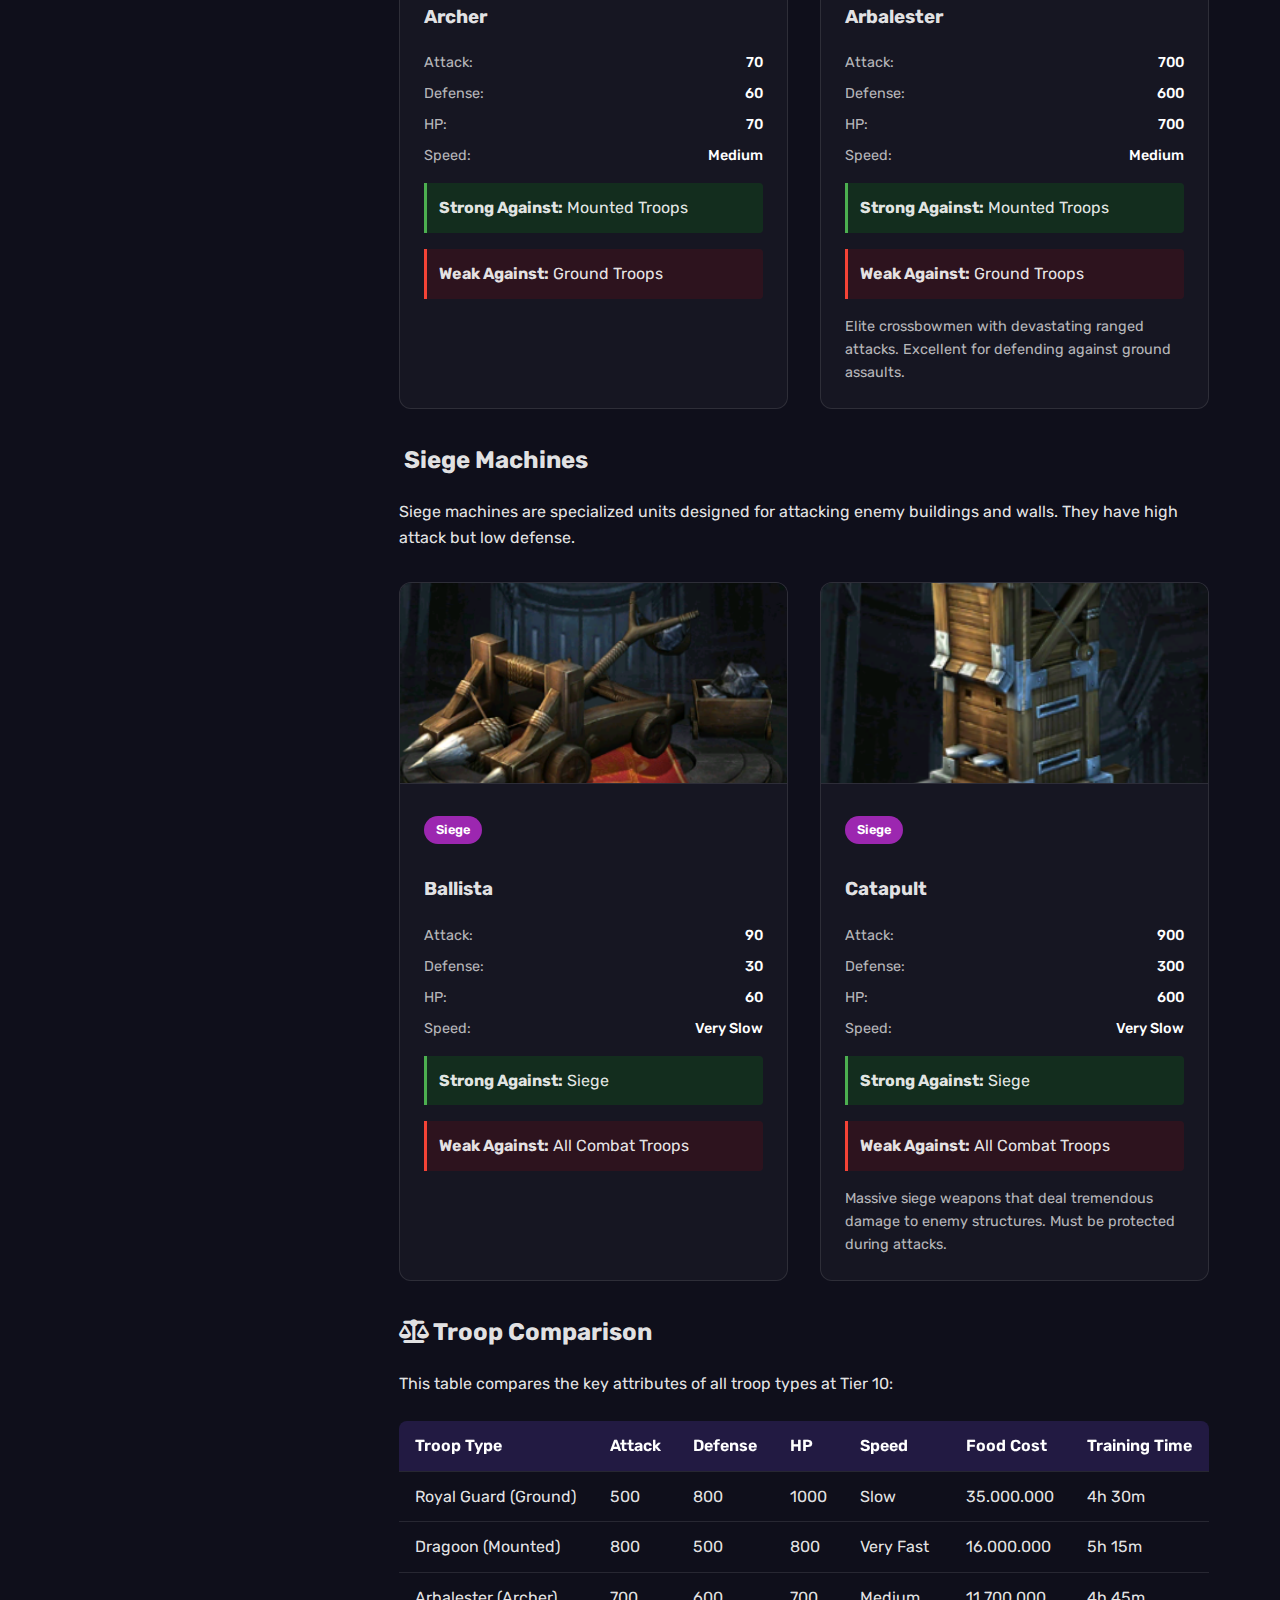
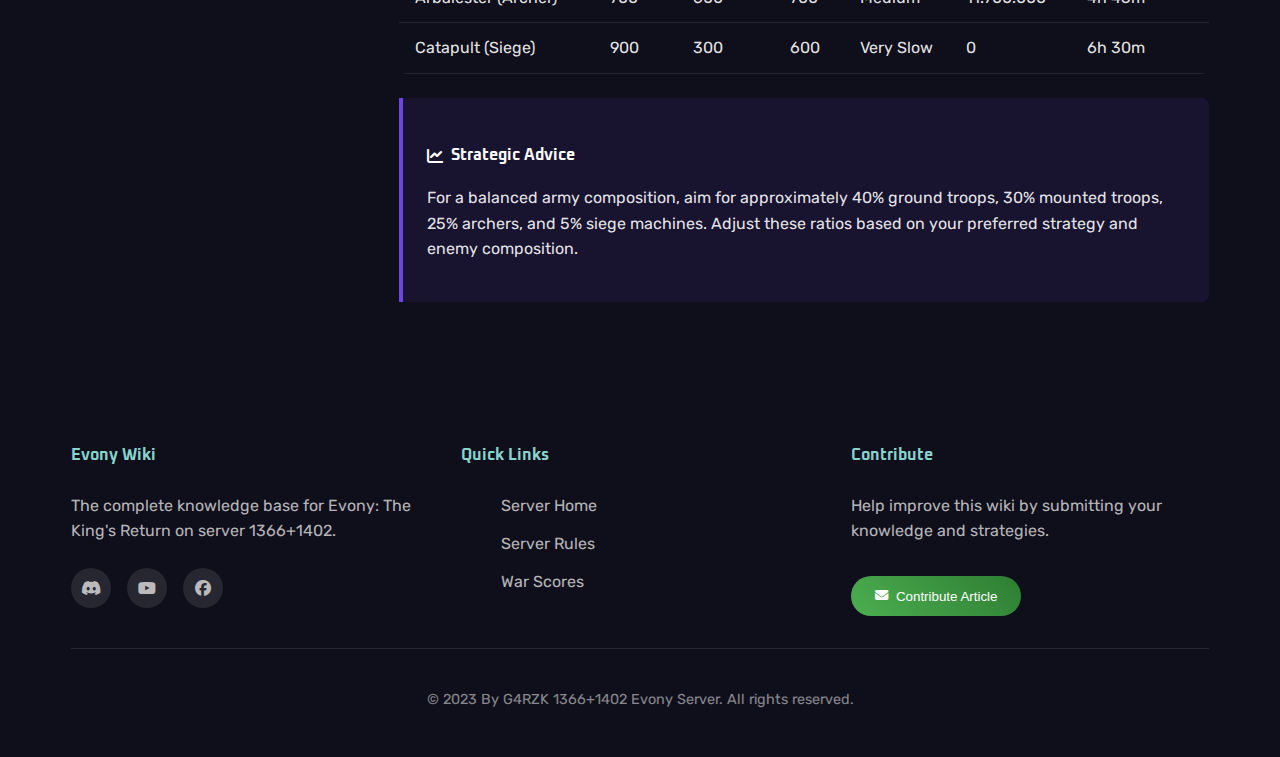
<file: Wiki/troops-detail.html>
<!DOCTYPE html>
<html lang="en">
<head>
    <meta charset="UTF-8">
    <meta name="viewport" content="width=device-width, initial-scale=1.0">
    <title>Troop Details - Evony Wiki</title>
    <meta name="author" content="G4RZK">
    <meta name="keywords" content="Evony, Evony troops, Evony army, Evony guide">
    <meta name="description" content="Complete guide to all troop types in Evony: The King's Return with detailed stats and images.">
    <link rel="shortcut icon" href="https://www.evony.com/favicon.ico" type="image/x-icon" />
    <link rel="stylesheet" href="https://cdnjs.cloudflare.com/ajax/libs/font-awesome/6.4.0/css/all.min.css">
    <link href="https://fonts.googleapis.com/css2?family=Oxanium:wght@300;400;600;700&family=Rubik:wght@300;400;500&display=swap" rel="stylesheet">
    <link rel="stylesheet" href="../Wiki/css/wiki.css">
    <style>
        .troop-gallery {
            display: grid;
            grid-template-columns: repeat(auto-fill, minmax(250px, 1fr));
            gap: 2rem;
            margin: 2rem 0;
        }
        
        .troop-card {
            background: rgba(255,255,255,0.03);
            border-radius: 12px;
            overflow: hidden;
            border: 1px solid rgba(255,255,255,0.1);
            transition: all 0.3s ease;
        }
        
        .troop-card:hover {
            transform: translateY(-5px);
            box-shadow: 0 10px 25px rgba(0,0,0,0.3);
            border-color: rgba(110, 69, 226, 0.3);
        }
        
        .troop-image {
            width: 100%;
            height: 200px;
            object-fit: cover;
            border-bottom: 1px solid rgba(255,255,255,0.1);
        }
        
        .troop-info {
            padding: 1.5rem;
        }
        
        .troop-type {
            display: inline-block;
            padding: 0.25rem 0.75rem;
            border-radius: 50px;
            font-size: 0.8rem;
            font-weight: 600;
            margin-bottom: 0.75rem;
        }
        
        .ground-type { background: #4CAF50; color: white; }
        .mounted-type { background: #2196F3; color: white; }
        .archer-type { background: #FF9800; color: white; }
        .siege-type { background: #9C27B0; color: white; }
        
        .troop-stats {
            margin-top: 1rem;
        }
        
        .stat-row {
            display: flex;
            justify-content: space-between;
            margin-bottom: 0.5rem;
            font-size: 0.9rem;
        }
        
        .stat-label {
            color: rgba(255,255,255,0.7);
        }
        
        .stat-value {
            color: white;
            font-weight: 500;
        }
        
        .troop-description {
            margin-top: 1rem;
            color: rgba(255,255,255,0.7);
            font-size: 0.9rem;
        }
        
        .tier-badge {
            position: absolute;
            top: 15px;
            right: 15px;
            background: rgba(0,0,0,0.7);
            color: gold;
            padding: 0.25rem 0.75rem;
            border-radius: 50px;
            font-size: 0.8rem;
            font-weight: 600;
        }
        
        .troop-weakness {
            margin-top: 1rem;
            padding: 0.75rem;
            background: rgba(255,0,0,0.1);
            border-left: 3px solid #F44336;
            border-radius: 0 4px 4px 0;
        }
        
        .troop-strength {
            margin-top: 1rem;
            padding: 0.75rem;
            background: rgba(0,255,0,0.1);
            border-left: 3px solid #4CAF50;
            border-radius: 0 4px 4px 0;
        }
    </style>
</head>

<body class="wiki-page">

    <!-- Wiki Navigation -->
    <nav class="wiki-navbar">
        <div class="wiki-nav-container">
            <a href="../index.html" class="wiki-logo">1366+1402 <span>WIKI</span></a>
            <div class="wiki-search-box">
                <input type="text" placeholder="Search the wiki...">
                <button><i class="fas fa-search"></i></button>
            </div>
            <div class="wiki-menu-toggle">
                <i class="fas fa-bars"></i>
            </div>
            <div class="wiki-nav-links">
                <a href="../index.html">Home</a>
                <a href="../Wiki">Wiki Home</a>
                <a href="pvp-guide.html">PVP Guide</a>
                <a href="building-guide.html">Building Guide</a>
                <a href="generals-guide.html">Generals Guide</a>
            </div>
        </div>
    </nav>

    <!-- Article Hero -->
    <header class="wiki-hero">
        <div class="wiki-hero-content">
            <h1 class="wiki-title-animation">Evony Troop Details</h1>
            <div class="wiki-meta">
                <span><i class="fas fa-user-edit"></i> By: Administrator</span>
                <span><i class="fas fa-calendar-alt"></i> Last Updated: June 20, 2023</span>
                <span><i class="fas fa-eye"></i> 8,742 Views</span>
            </div>
        </div>
    </header>

    <!-- Main Content -->
    <main class="wiki-container">
        <aside class="wiki-sidebar">
            <div class="wiki-sidebar-section">
                <h3><i class="fas fa-list-ul"></i> Table of Contents</h3>
                <ul>
                    <li><a href="#ground-troops"><i class="fas fa-chevron-right"></i> Ground Troops</a></li>
                    <li><a href="#mounted-troops"><i class="fas fa-chevron-right"></i> Mounted Troops</a></li>
                    <li><a href="#archer-troops"><i class="fas fa-chevron-right"></i> Archer Troops</a></li>
                    <li><a href="#siege-machines"><i class="fas fa-chevron-right"></i> Siege Machines</a></li>
                    <li><a href="#troop-comparison"><i class="fas fa-chevron-right"></i> Troop Comparison</a></li>
                </ul>
            </div>

            <div class="wiki-sidebar-section">
                <h3><i class="fas fa-bookmark"></i> Related Guides</h3>
                <ul>
                    <li><a href="pvp-guide.html"><i class="fas fa-chevron-right"></i> PVP Guide</a></li>
                    <li><a href="generals-guide.html"><i class="fas fa-chevron-right"></i> Generals Guide</a></li>
                    <li><a href="research-guide.html"><i class="fas fa-chevron-right"></i> Research Guide</a></li>
                </ul>
            </div>
        </aside>

        <article class="wiki-content">
            <section id="introduction">
                <h2><i class="fas fa-info-circle"></i> Introduction</h2>
                <p>Evony: The King's Return features four main troop types, each with their own strengths and weaknesses. Understanding these troop types is essential for building a balanced army and achieving victory in battle.</p>
                
                <div class="wiki-info-box">
                    <h4><i class="fas fa-lightbulb"></i> Key Concept</h4>
                    <p>Troops follow a rock-paper-scissors system where each type is strong against one type and weak against another. Proper troop composition is more important than raw numbers.</p>
                </div>
            </section>

            <section id="ground-troops">
                <h2><i class="fas fa-shield-alt"></i> Ground Troops</h2>
                <p>Ground troops are heavily armored infantry units that excel in close combat. They are strong against mounted troops but vulnerable to archers.</p>
                
                <div class="troop-gallery">
                    <div class="troop-card">
                        <div class="tier-badge">T1</div>
                        <img src="../img/ground-t1.PNG" alt="Warrior" class="troop-image">
                        <div class="troop-info">
                            <span class="troop-type ground-type">Ground</span>
                            <h3>Warrior</h3>
                            <div class="troop-stats">
                                <div class="stat-row">
                                    <span class="stat-label">Attack:</span>
                                    <span class="stat-value">50</span>
                                </div>
                                <div class="stat-row">
                                    <span class="stat-label">Defense:</span>
                                    <span class="stat-value">80</span>
                                </div>
                                <div class="stat-row">
                                    <span class="stat-label">HP:</span>
                                    <span class="stat-value">100</span>
                                </div>
                                <div class="stat-row">
                                    <span class="stat-label">Speed:</span>
                                    <span class="stat-value">Slow</span>
                                </div>
                            </div>
                            <div class="troop-strength">
                                <strong>Strong Against:</strong> Archer Troops
                            </div>
                            <div class="troop-weakness">
                                <strong>Weak Against:</strong> Mounted Troops
                            </div>
                        </div>
                    </div>
                    
                    <div class="troop-card">
                        <div class="tier-badge">T10</div>
                        <img src="../img/ground-t10.PNG" alt="Royal Guard" class="troop-image">
                        <div class="troop-info">
                            <span class="troop-type ground-type">Ground</span>
                            <h3>Royal Guard</h3>
                            <div class="troop-stats">
                                <div class="stat-row">
                                    <span class="stat-label">Attack:</span>
                                    <span class="stat-value">500</span>
                                </div>
                                <div class="stat-row">
                                    <span class="stat-label">Defense:</span>
                                    <span class="stat-value">800</span>
                                </div>
                                <div class="stat-row">
                                    <span class="stat-label">HP:</span>
                                    <span class="stat-value">1000</span>
                                </div>
                                <div class="stat-row">
                                    <span class="stat-label">Speed:</span>
                                    <span class="stat-value">Slow</span>
                                </div>
                            </div>
                            <div class="troop-strength">
                                <strong>Strong Against:</strong> Archer Troops
                            </div>
                            <div class="troop-weakness">
                                <strong>Weak Against:</strong> Mounted Troops
                            </div>
                            <div class="troop-description">
                                Elite heavy infantry with the highest defense of all ground troops. Essential for defending your keep.
                            </div>
                        </div>
                    </div>
                </div>
            </section>

            <section id="mounted-troops">
                <h2><i class="fas fa-horse"></i> Mounted Troops</h2>
                <p>Mounted troops are fast cavalry units that deal high damage. They are strong against archers but vulnerable to ground troops.</p>
                
                <div class="troop-gallery">
                    <div class="troop-card">
                        <div class="tier-badge">T1</div>
                        <img src="../img/cav-t1.PNG" alt="Scout" class="troop-image">
                        <div class="troop-info">
                            <span class="troop-type mounted-type">Mounted</span>
                            <h3>Scout</h3>
                            <div class="troop-stats">
                                <div class="stat-row">
                                    <span class="stat-label">Attack:</span>
                                    <span class="stat-value">80</span>
                                </div>
                                <div class="stat-row">
                                    <span class="stat-label">Defense:</span>
                                    <span class="stat-value">50</span>
                                </div>
                                <div class="stat-row">
                                    <span class="stat-label">HP:</span>
                                    <span class="stat-value">80</span>
                                </div>
                                <div class="stat-row">
                                    <span class="stat-label">Speed:</span>
                                    <span class="stat-value">Very Fast</span>
                                </div>
                            </div>
                            <div class="troop-strength">
                                <strong>Strong Against:</strong> Ground Troops
                            </div>
                            <div class="troop-weakness">
                                <strong>Weak Against:</strong> Archer Troops
                            </div>
                        </div>
                    </div>
                    
                    <div class="troop-card">
                        <div class="tier-badge">T10</div>
                        <img src="../img/cav-t10.PNG" alt="Dragoon" class="troop-image">
                        <div class="troop-info">
                            <span class="troop-type mounted-type">Mounted</span>
                            <h3>Dragoon</h3>
                            <div class="troop-stats">
                                <div class="stat-row">
                                    <span class="stat-label">Attack:</span>
                                    <span class="stat-value">800</span>
                                </div>
                                <div class="stat-row">
                                    <span class="stat-label">Defense:</span>
                                    <span class="stat-value">500</span>
                                </div>
                                <div class="stat-row">
                                    <span class="stat-label">HP:</span>
                                    <span class="stat-value">800</span>
                                </div>
                                <div class="stat-row">
                                    <span class="stat-label">Speed:</span>
                                    <span class="stat-value">Very Fast</span>
                                </div>
                            </div>
                            <div class="troop-strength">
                                <strong>Strong Against:</strong> Ground Troops
                            </div>
                            <div class="troop-weakness">
                                <strong>Weak Against:</strong> Archer Troops
                            </div>
                            <div class="troop-description">
                                Elite cavalry with the highest attack power. Perfect for hit-and-run tactics and hunting enemy archers.
                            </div>
                        </div>
                    </div>
                </div>
            </section>

            <section id="archer-troops">
                <h2><i class="fas fa-bow-arrow"></i> Archer Troops</h2>
                <p>Archer troops are ranged units that attack from distance. They are strong against ground troops but vulnerable to mounted troops.</p>
                
                <div class="troop-gallery">
                    <div class="troop-card">
                        <div class="tier-badge">T1</div>
                        <img src="../img/archer-t1.PNG" alt="Archer" class="troop-image">
                        <div class="troop-info">
                            <span class="troop-type archer-type">Archer</span>
                            <h3>Archer</h3>
                            <div class="troop-stats">
                                <div class="stat-row">
                                    <span class="stat-label">Attack:</span>
                                    <span class="stat-value">70</span>
                                </div>
                                <div class="stat-row">
                                    <span class="stat-label">Defense:</span>
                                    <span class="stat-value">60</span>
                                </div>
                                <div class="stat-row">
                                    <span class="stat-label">HP:</span>
                                    <span class="stat-value">70</span>
                                </div>
                                <div class="stat-row">
                                    <span class="stat-label">Speed:</span>
                                    <span class="stat-value">Medium</span>
                                </div>
                            </div>
                            <div class="troop-strength">
                                <strong>Strong Against:</strong> Mounted Troops
                            </div>
                            <div class="troop-weakness">
                                <strong>Weak Against:</strong> Ground Troops
                            </div>
                        </div>
                    </div>
                    
                    <div class="troop-card">
                        <div class="tier-badge">T10</div>
                        <img src="../img/archer-t10.PNG" alt="Arbalester" class="troop-image">
                        <div class="troop-info">
                            <span class="troop-type archer-type">Archer</span>
                            <h3>Arbalester</h3>
                            <div class="troop-stats">
                                <div class="stat-row">
                                    <span class="stat-label">Attack:</span>
                                    <span class="stat-value">700</span>
                                </div>
                                <div class="stat-row">
                                    <span class="stat-label">Defense:</span>
                                    <span class="stat-value">600</span>
                                </div>
                                <div class="stat-row">
                                    <span class="stat-label">HP:</span>
                                    <span class="stat-value">700</span>
                                </div>
                                <div class="stat-row">
                                    <span class="stat-label">Speed:</span>
                                    <span class="stat-value">Medium</span>
                                </div>
                            </div>
                            <div class="troop-strength">
                                <strong>Strong Against:</strong> Mounted Troops
                            </div>
                            <div class="troop-weakness">
                                <strong>Weak Against:</strong> Ground Troops
                            </div>
                            <div class="troop-description">
                                Elite crossbowmen with devastating ranged attacks. Excellent for defending against ground assaults.
                            </div>
                        </div>
                    </div>
                </div>
            </section>

            <section id="siege-machines">
                <h2><i class="fas fa-catapult"></i> Siege Machines</h2>
                <p>Siege machines are specialized units designed for attacking enemy buildings and walls. They have high attack but low defense.</p>
                
                <div class="troop-gallery">
                    <div class="troop-card">
                        <div class="tier-badge">T1</div>
                        <img src="../img/siege-t1.PNG" alt="Ballista" class="troop-image">
                        <div class="troop-info">
                            <span class="troop-type siege-type">Siege</span>
                            <h3>Ballista</h3>
                            <div class="troop-stats">
                                <div class="stat-row">
                                    <span class="stat-label">Attack:</span>
                                    <span class="stat-value">90</span>
                                </div>
                                <div class="stat-row">
                                    <span class="stat-label">Defense:</span>
                                    <span class="stat-value">30</span>
                                </div>
                                <div class="stat-row">
                                    <span class="stat-label">HP:</span>
                                    <span class="stat-value">60</span>
                                </div>
                                <div class="stat-row">
                                    <span class="stat-label">Speed:</span>
                                    <span class="stat-value">Very Slow</span>
                                </div>
                            </div>
                            <div class="troop-strength">
                                <strong>Strong Against:</strong> Siege
                            </div>
                            <div class="troop-weakness">
                                <strong>Weak Against:</strong> All Combat Troops
                            </div>
                        </div>
                    </div>
                    
                    <div class="troop-card">
                        <div class="tier-badge">T10</div>
                        <img src="../img/siege-t10.PNG" alt="Catapult" class="troop-image">
                        <div class="troop-info">
                            <span class="troop-type siege-type">Siege</span>
                            <h3>Catapult</h3>
                            <div class="troop-stats">
                                <div class="stat-row">
                                    <span class="stat-label">Attack:</span>
                                    <span class="stat-value">900</span>
                                </div>
                                <div class="stat-row">
                                    <span class="stat-label">Defense:</span>
                                    <span class="stat-value">300</span>
                                </div>
                                <div class="stat-row">
                                    <span class="stat-label">HP:</span>
                                    <span class="stat-value">600</span>
                                </div>
                                <div class="stat-row">
                                    <span class="stat-label">Speed:</span>
                                    <span class="stat-value">Very Slow</span>
                                </div>
                            </div>
                            <div class="troop-strength">
                                <strong>Strong Against:</strong> Siege
                            </div>
                            <div class="troop-weakness">
                                <strong>Weak Against:</strong> All Combat Troops
                            </div>
                            <div class="troop-description">
                                Massive siege weapons that deal tremendous damage to enemy structures. Must be protected during attacks.
                            </div>
                        </div>
                    </div>
                </div>
            </section>

            <section id="troop-comparison">
                <h2><i class="fas fa-balance-scale"></i> Troop Comparison</h2>
                <p>This table compares the key attributes of all troop types at Tier 10:</p>
                
                <div class="wiki-table-container">
                    <table class="wiki-table">
                        <thead>
                            <tr>
                                <th>Troop Type</th>
                                <th>Attack</th>
                                <th>Defense</th>
                                <th>HP</th>
                                <th>Speed</th>
                                <th>Food Cost</th>
                                <th>Training Time</th>
                            </tr>
                        </thead>
                        <tbody>
                            <tr>
                                <td>Royal Guard (Ground)</td>
                                <td>500</td>
                                <td>800</td>
                                <td>1000</td>
                                <td>Slow</td>
                                <td>35.000.000</td>
                                <td>4h 30m</td>
                            </tr>
                            <tr>
                                <td>Dragoon (Mounted)</td>
                                <td>800</td>
                                <td>500</td>
                                <td>800</td>
                                <td>Very Fast</td>
                                <td>16.000.000</td>
                                <td>5h 15m</td>
                            </tr>
                            <tr>
                                <td>Arbalester (Archer)</td>
                                <td>700</td>
                                <td>600</td>
                                <td>700</td>
                                <td>Medium</td>
                                <td>11.700.000</td>
                                <td>4h 45m</td>
                            </tr>
                            <tr>
                                <td>Catapult (Siege)</td>
                                <td>900</td>
                                <td>300</td>
                                <td>600</td>
                                <td>Very Slow</td>
                                <td>0</td>
                                <td>6h 30m</td>
                            </tr>
                        </tbody>
                    </table>
                </div>

                <div class="wiki-info-box">
                    <h4><i class="fas fa-chart-line"></i> Strategic Advice</h4>
                    <p>For a balanced army composition, aim for approximately 40% ground troops, 30% mounted troops, 25% archers, and 5% siege machines. Adjust these ratios based on your preferred strategy and enemy composition.</p>
                </div>
            </section>
        </article>
    </main>

    <!-- Wiki Footer -->
    <footer class="wiki-footer">
        <div class="wiki-footer-content">
            <div class="wiki-footer-section">
                <h4>Evony Wiki</h4>
                <p>The complete knowledge base for Evony: The King's Return on server 1366+1402.</p>
                <div class="wiki-social-links">
                    <a href="#"><i class="fab fa-discord"></i></a>
                    <a href="#"><i class="fab fa-youtube"></i></a>
                    <a href="#"><i class="fab fa-facebook"></i></a>
                </div>
            </div>

            <div class="wiki-footer-section">
                <h4>Quick Links</h4>
                <ul>
                    <li><a href="../index.html">Server Home</a></li>
                    <li><a href="../index.html#rules">Server Rules</a></li>
                    <li><a href="../index.html#warScoreData">War Scores</a></li>
                </ul>
            </div>

            <div class="wiki-footer-section">
                <h4>Contribute</h4>
                <p>Help improve this wiki by submitting your knowledge and strategies.</p>
                <button class="wiki-contribute-btn">
                    <i class="fas fa-envelope"></i> Contribute Article
                </button>
            </div>
        </div>

        <div class="wiki-copyright">
            <p>&copy; <span id="current-year">2023</span> By G4RZK 1366+1402 Evony Server. All rights reserved.</p>
        </div>
    </footer>

    <script src="../Wiki/js/wiki.js"></script>
</body>
</html>
</file>
<file: Wiki/css/wiki.css>
/* Wiki Base Styles */
.wiki-page {
    background-color: #0f0f1b;
    color: rgba(255,255,255,0.9);
    font-family: 'Rubik', sans-serif;
    line-height: 1.6;
    overflow-x: hidden;
}

/* Wiki Navigation */
.wiki-navbar {
    position: fixed;
    top: 0;
    left: 0;
    width: 100%;
    background: rgba(15, 15, 27, 0.9);
    backdrop-filter: blur(10px);
    z-index: 1000;
    box-shadow: 0 2px 15px rgba(0,0,0,0.1);
    transition: all 0.3s ease;
}

.wiki-nav-container {
    display: flex;
    justify-content: space-between;
    align-items: center;
    padding: 1rem 5%;
    max-width: 1400px;
    margin: 0 auto;
}

.wiki-logo {
    font-family: 'Oxanium', sans-serif;
    font-size: 1.8rem;
    font-weight: 700;
    color: white;
    text-decoration: none;
}

.wiki-logo span {
    color: #ff7e5f;
}

.wiki-search-box {
    display: flex;
    align-items: center;
    background: rgba(255,255,255,0.1);
    border-radius: 50px;
    padding: 0.5rem 1rem;
    width: 300px;
    transition: all 0.3s ease;
}

.wiki-search-box input {
    background: transparent;
    border: none;
    color: white;
    padding: 0.5rem;
    width: 100%;
    outline: none;
}

.wiki-search-box button {
    background: transparent;
    border: none;
    color: rgba(255,255,255,0.7);
    cursor: pointer;
}

.wiki-menu-toggle {
    display: none;
    font-size: 1.5rem;
    color: white;
    cursor: pointer;
}

.wiki-nav-links {
    display: flex;
    gap: 1.5rem;
}

.wiki-nav-links a {
    color: rgba(255,255,255,0.7);
    text-decoration: none;
    font-weight: 500;
    transition: all 0.3s ease;
    position: relative;
}

.wiki-nav-links a:hover,
.wiki-nav-links a.active {
    color: white;
}

.wiki-nav-links a::after {
    content: '';
    position: absolute;
    bottom: -5px;
    left: 0;
    width: 0;
    height: 2px;
    background: #ff7e5f;
    transition: width 0.3s ease;
}

.wiki-nav-links a:hover::after,
.wiki-nav-links a.active::after {
    width: 100%;
}

/* Wiki Hero Section */
.wiki-hero {
    background: linear-gradient(135deg, rgba(110, 69, 226, 0.8), rgba(15, 15, 27, 0.9));
    min-height: 400px;
    display: flex;
    align-items: center;
    justify-content: center;
    text-align: center;
    position: relative;
    overflow: hidden;
    padding: 6rem 5% 4rem;
    margin-top: 60px;
}

.wiki-hero-content {
    max-width: 800px;
    margin: 0 auto;
    position: relative;
    z-index: 2;
}

.wiki-title-animation {
    font-family: 'Oxanium', sans-serif;
    font-size: 3.5rem;
    margin-bottom: 1rem;
    background: linear-gradient(to right, #fff, #88d3ce);
    -webkit-background-clip: text;
    -webkit-text-fill-color: transparent;
    text-shadow: 0 2px 4px rgba(0,0,0,0.2);
    animation: wikiFadeInUp 0.8s ease-out;
}

.wiki-subtitle-animation {
    font-size: 1.25rem;
    color: rgba(255,255,255,0.7);
    margin-bottom: 2rem;
    animation: wikiFadeInUp 0.8s ease-out 0.2s both;
}

.wiki-search-container {
    max-width: 600px;
    margin: 0 auto;
    position: relative;
    animation: wikiFadeInUp 0.8s ease-out 0.4s both;
}

.wiki-search {
    width: 100%;
    padding: 1rem 1.5rem;
    border: none;
    border-radius: 50px;
    background: rgba(255,255,255,0.9);
    font-size: 1rem;
    box-shadow: 0 4px 15px rgba(0,0,0,0.1);
    transition: all 0.3s ease;
}

.wiki-search:focus {
    outline: none;
    box-shadow: 0 4px 20px rgba(110, 69, 226, 0.3);
}

.wiki-search-btn {
    position: absolute;
    right: 5px;
    top: 5px;
    background: linear-gradient(45deg, #6e45e2, #88d3ce);
    color: white;
    border: none;
    border-radius: 50px;
    padding: 0.7rem 1.5rem;
    cursor: pointer;
    transition: all 0.3s ease;
}

.wiki-search-btn:hover {
    background: linear-gradient(45deg, #88d3ce, #6e45e2);
    transform: scale(1.05);
}

.wiki-hero-pattern {
    position: absolute;
    top: 0;
    left: 0;
    width: 100%;
    height: 100%;
    background-image: radial-gradient(rgba(255,255,255,0.1) 1px, transparent 1px);
    background-size: 20px 20px;
    opacity: 0.3;
    z-index: 1;
}

/* Wiki Layout */
.wiki-container {
    display: flex;
    max-width: 1400px;
    margin: 3rem auto;
    padding: 0 5%;
    gap: 2rem;
}

/* Wiki Sidebar */
.wiki-sidebar {
    flex: 0 0 280px;
    position: sticky;
    top: 100px;
    align-self: flex-start;
    height: calc(100vh - 120px);
    overflow-y: auto;
    padding-right: 1rem;
}

.wiki-sidebar-section {
    background: rgba(255,255,255,0.05);
    border-radius: 12px;
    padding: 1.5rem;
    margin-bottom: 1.5rem;
    backdrop-filter: blur(10px);
    border: 1px solid rgba(255,255,255,0.1);
    transition: all 0.3s ease;
}

.wiki-sidebar-section:hover {
    transform: translateY(-3px);
    box-shadow: 0 10px 25px rgba(0,0,0,0.2);
}

.wiki-sidebar h3 {
    color: #88d3ce;
    margin-bottom: 1rem;
    padding-bottom: 0.75rem;
    border-bottom: 1px solid rgba(255,255,255,0.1);
    display: flex;
    align-items: center;
    gap: 0.75rem;
    font-family: 'Oxanium', sans-serif;
}

.wiki-sidebar ul {
    list-style: none;
}

.wiki-sidebar li {
    margin-bottom: 0.5rem;
    position: relative;
}

.wiki-sidebar a {
    color: rgba(255,255,255,0.7);
    text-decoration: none;
    display: block;
    padding: 0.5rem 0.5rem 0.5rem 1.5rem;
    border-radius: 5px;
    transition: all 0.3s ease;
}

.wiki-sidebar a::before {
    content: '';
    position: absolute;
    left: 0;
    top: 50%;
    transform: translateY(-50%);
    width: 6px;
    height: 6px;
    background: #ff7e5f;
    border-radius: 50%;
    opacity: 0;
    transition: all 0.3s ease;
}

.wiki-sidebar a:hover {
    color: white;
    background: rgba(110, 69, 226, 0.1);
    padding-left: 2rem;
}

.wiki-sidebar a:hover::before {
    opacity: 1;
    left: 0.5rem;
}

/* Wiki Content */
.wiki-content {
    flex: 1;
}

.wiki-article {
    background: rgba(255,255,255,0.05);
    border-radius: 12px;
    padding: 2rem;
    margin-bottom: 2rem;
    backdrop-filter: blur(10px);
    border: 1px solid rgba(255,255,255,0.1);
    opacity: 0;
    transform: translateY(30px);
    transition: all 0.6s cubic-bezier(0.22, 0.61, 0.36, 1);
}

.wiki-article.visible {
    opacity: 1;
    transform: translateY(0);
}

.wiki-article h2 {
    color: #88d3ce;
    margin-bottom: 1.5rem;
    display: flex;
    align-items: center;
    gap: 0.75rem;
    font-size: 1.75rem;
    font-family: 'Oxanium', sans-serif;
}

.wiki-article h3 {
    color: white;
    margin: 1.5rem 0 1rem;
    font-size: 1.3rem;
    font-family: 'Oxanium', sans-serif;
}

/* Card Grid */
.wiki-card-grid {
    display: grid;
    grid-template-columns: repeat(auto-fit, minmax(300px, 1fr));
    gap: 1.5rem;
    margin-top: 1.5rem;
}

.wiki-card {
    background: rgba(255,255,255,0.03);
    border-radius: 10px;
    padding: 1.5rem;
    transition: all 0.4s cubic-bezier(0.175, 0.885, 0.32, 1.275);
    position: relative;
    overflow: hidden;
    text-decoration: none;
    color: white;
    border: 1px solid rgba(255,255,255,0.1);
}

.wiki-card:hover {
    transform: translateY(-5px);
    box-shadow: 0 15px 30px rgba(0,0,0,0.3);
    border-color: rgba(110, 69, 226, 0.3);
}

.wiki-card-icon {
    width: 60px;
    height: 60px;
    border-radius: 12px;
    display: flex;
    align-items: center;
    justify-content: center;
    margin-bottom: 1rem;
    font-size: 1.75rem;
    color: white;
    transition: all 0.4s cubic-bezier(0.175, 0.885, 0.32, 1.275);
}

.wiki-card h3 {
    margin-bottom: 0.5rem;
    font-family: 'Oxanium', sans-serif;
}

.wiki-card p {
    color: rgba(255,255,255,0.7);
    font-size: 0.9rem;
    margin-bottom: 0;
}

.wiki-card-badge {
    position: absolute;
    top: 15px;
    right: 15px;
    background: #ff7e5f;
    color: white;
    padding: 0.25rem 0.75rem;
    border-radius: 50px;
    font-size: 0.75rem;
    font-weight: 600;
}

/* Info Boxes */
.wiki-info-box {
    background: rgba(110, 69, 226, 0.1);
    border-left: 4px solid #6e45e2;
    padding: 1.5rem;
    margin: 1.5rem 0;
    border-radius: 0 8px 8px 0;
    transition: all 0.3s ease;
}

.wiki-info-box:hover {
    transform: translateX(5px);
}

.wiki-info-box h4 {
    color: white;
    margin-bottom: 0.75rem;
    display: flex;
    align-items: center;
    gap: 0.5rem;
    font-family: 'Oxanium', sans-serif;
}

/* Accordion */
.wiki-accordion {
    margin: 1.5rem 0;
}

.wiki-accordion-item {
    margin-bottom: 0.5rem;
    border-radius: 8px;
    overflow: hidden;
    background: rgba(255,255,255,0.03);
    border: 1px solid rgba(255,255,255,0.1);
}

.wiki-accordion-header {
    width: 100%;
    padding: 1rem 1.5rem;
    background: rgba(255,255,255,0.05);
    border: none;
    color: white;
    text-align: left;
    display: flex;
    justify-content: space-between;
    align-items: center;
    cursor: pointer;
    font-family: 'Oxanium', sans-serif;
    transition: all 0.3s ease;
}

.wiki-accordion-header:hover {
    background: rgba(110, 69, 226, 0.2);
}

.wiki-accordion-header i {
    transition: transform 0.3s ease;
}

.wiki-accordion-header.active i {
    transform: rotate(180deg);
}

.wiki-accordion-content {
    padding: 0 1.5rem;
    max-height: 0;
    overflow: hidden;
    transition: max-height 0.3s ease, padding 0.3s ease;
}

.wiki-accordion-content.show {
    padding: 1rem 1.5rem;
    max-height: 500px;
}

.wiki-accordion-content ul {
    padding-left: 1.5rem;
}

.wiki-accordion-content li {
    margin-bottom: 0.5rem;
    color: rgba(255,255,255,0.8);
}

/* Video Grid */
.wiki-video-grid {
    display: grid;
    grid-template-columns: repeat(auto-fit, minmax(300px, 1fr));
    gap: 1.5rem;
    margin-top: 1.5rem;
}

.wiki-video-card {
    position: relative;
    border-radius: 8px;
    overflow: hidden;
    transition: all 0.3s ease;
    box-shadow: 0 5px 15px rgba(0,0,0,0.2);
}

.wiki-video-card:hover {
    transform: translateY(-5px) scale(1.02);
    box-shadow: 0 10px 25px rgba(0,0,0,0.3);
}

.wiki-video-wrapper {
    position: relative;
    padding-bottom: 56.25%; /* 16:9 aspect ratio */
    height: 0;
    overflow: hidden;
}

.wiki-video-wrapper iframe {
    position: absolute;
    top: 0;
    left: 0;
    width: 100%;
    height: 100%;
    border: none;
}

.wiki-video-info {
    padding: 1rem;
    background: rgba(15,15,27,0.9);
}

.wiki-video-info h4 {
    margin-bottom: 0.5rem;
    color: white;
    font-family: 'Oxanium', sans-serif;
}

.wiki-video-info p {
    color: rgba(255,255,255,0.7);
    font-size: 0.9rem;
}

/* Wiki Footer */
.wiki-footer {
    background: #0f0f1b;
    padding: 3rem 5% 1.5rem;
    margin-top: 3rem;
}

.wiki-footer-content {
    display: grid;
    grid-template-columns: repeat(auto-fit, minmax(300px, 1fr));
    gap: 2rem;
    max-width: 1400px;
    margin: 0 auto 2rem;
}

.wiki-footer-section h4 {
    color: #88d3ce;
    margin-bottom: 1.5rem;
    font-family: 'Oxanium', sans-serif;
}

.wiki-footer-section p {
    color: rgba(255,255,255,0.7);
    margin-bottom: 1rem;
}

.wiki-footer-section ul {
    list-style: none;
}

.wiki-footer-section li {
    margin-bottom: 0.8rem;
}

.wiki-footer-section a {
    color: rgba(255,255,255,0.7);
    text-decoration: none;
    transition: all 0.3s ease;
}

.wiki-footer-section a:hover {
    color: #ff7e5f;
    padding-left: 5px;
}

.wiki-social-links {
    display: flex;
    gap: 1rem;
    margin-top: 1.5rem;
}

.wiki-social-links a {
    display: flex;
    align-items: center;
    justify-content: center;
    width: 40px;
    height: 40px;
    border-radius: 50%;
    background: rgba(255,255,255,0.1);
    color: rgba(255,255,255,0.7);
    transition: all 0.3s ease;
}

.wiki-social-links a:hover {
    background: #6e45e2;
    color: white;
    transform: translateY(-3px);
}

.wiki-contribute-btn {
    background: linear-gradient(45deg, #4CAF50, #2E7D32);
    color: white;
    border: none;
    padding: 0.8rem 1.5rem;
    border-radius: 50px;
    cursor: pointer;
    display: inline-flex;
    align-items: center;
    gap: 0.5rem;
    transition: all 0.3s ease;
    margin-top: 1rem;
    font-weight: 500;
}

.wiki-contribute-btn:hover {
    background: linear-gradient(45deg, #2E7D32, #1B5E20);
    transform: translateY(-2px);
    box-shadow: 0 5px 15px rgba(0,0,0,0.2);
}

.wiki-copyright {
    text-align: center;
    padding-top: 1.5rem;
    border-top: 1px solid rgba(255,255,255,0.1);
    color: rgba(255,255,255,0.5);
    font-size: 0.9rem;
}

/* Tables */
.wiki-table-container {
    overflow-x: auto;
    margin: 1.5rem 0;
    border-radius: 8px;
    -webkit-overflow-scrolling: touch; /* Smooth scrolling on iOS */
}

.wiki-table {
    width: 100%;
    border-collapse: collapse;
    min-width: 600px; /* Minimum width before scrolling kicks in */
}

.wiki-table th, .wiki-table td {
    padding: 0.75rem 1rem; /* Slightly reduced padding for mobile */
    text-align: left;
    border-bottom: 1px solid rgba(255,255,255,0.1);
    white-space: nowrap; /* Prevent text wrapping */
}

.wiki-table th {
    background: rgba(110, 69, 226, 0.2);
    color: white;
    font-weight: 600;
    position: sticky;
    top: 0; /* Makes headers stick during horizontal scroll */
}

.wiki-table tbody tr {
    transition: all 0.3s ease;
}

.wiki-table tbody tr:hover {
    background: rgba(110, 69, 226, 0.1);
}

/* Responsive table adjustments */
@media (max-width: 768px) {
    .wiki-table th, .wiki-table td {
        padding: 0.5rem 0.75rem; /* Smaller padding on mobile */
        font-size: 0.9rem; /* Slightly smaller font */
    }
    
    .wiki-table-container {
        border: 1px solid rgba(255,255,255,0.1); /* Add border for better visibility */
        -webkit-overflow-scrolling: touch; /* Smooth scrolling on iOS */
    }
}

@media (max-width: 480px) {
    .wiki-table th, .wiki-table td {
        padding: 0.4rem 0.6rem;
        font-size: 0.85rem;
    }
    
    /* Optional: Add zebra striping for better readability on small screens */
    .wiki-table tbody tr:nth-child(odd) {
        background: rgba(255,255,255,0.03);
    }
}

/* Animations */
@keyframes wikiFadeInUp {
    from {
        opacity: 0;
        transform: translateY(30px);
    }
    to {
        opacity: 1;
        transform: translateY(0);
    }
}

@keyframes wikiCardFloat {
    0% { transform: translateY(0) rotate(0); }
    50% { transform: translateY(-5px) rotate(1deg); }
    100% { transform: translateY(0) rotate(0); }
}

.wiki-card-animate:hover {
    animation: wikiCardFloat 3s ease-in-out infinite;
}

/* Responsive Design */
@media (max-width: 1200px) {
    .wiki-container {
        flex-direction: column;
    }
    
    .wiki-sidebar {
        position: static;
        height: auto;
        width: 100%;
        margin-bottom: 2rem;
    }
    
    .wiki-content {
        width: 100%;
    }
}

@media (max-width: 768px) {
    .wiki-nav-container {
        flex-wrap: wrap;
    }
    
    .wiki-search-box {
        order: 3;
        width: 100%;
        margin-top: 1rem;
        display: none;
    }
    
    .wiki-search-box.active {
        display: flex;
    }
    
    .wiki-menu-toggle {
        display: block;
    }
    
    .wiki-nav-links {
        display: none;
        width: 100%;
        flex-direction: column;
        gap: 1rem;
        padding: 1rem 0;
    }
    
    .wiki-nav-links.active {
        display: flex;
    }
    
    .wiki-hero {
        padding: 5rem 5% 3rem;
        min-height: 300px;
    }
    
    .wiki-title-animation {
        font-size: 2.5rem;
    }
    
    .wiki-subtitle-animation {
        font-size: 1.1rem;
    }
    
    .wiki-card-grid {
        grid-template-columns: 1fr;
    }
}

@media (max-width: 576px) {
    .wiki-hero {
        padding: 4rem 5% 2rem;
    }
    
    .wiki-title-animation {
        font-size: 2rem;
    }
    
    .wiki-article {
        padding: 1.5rem;
    }
    
    .wiki-video-grid {
        grid-template-columns: 1fr;
    }
}
</file>
